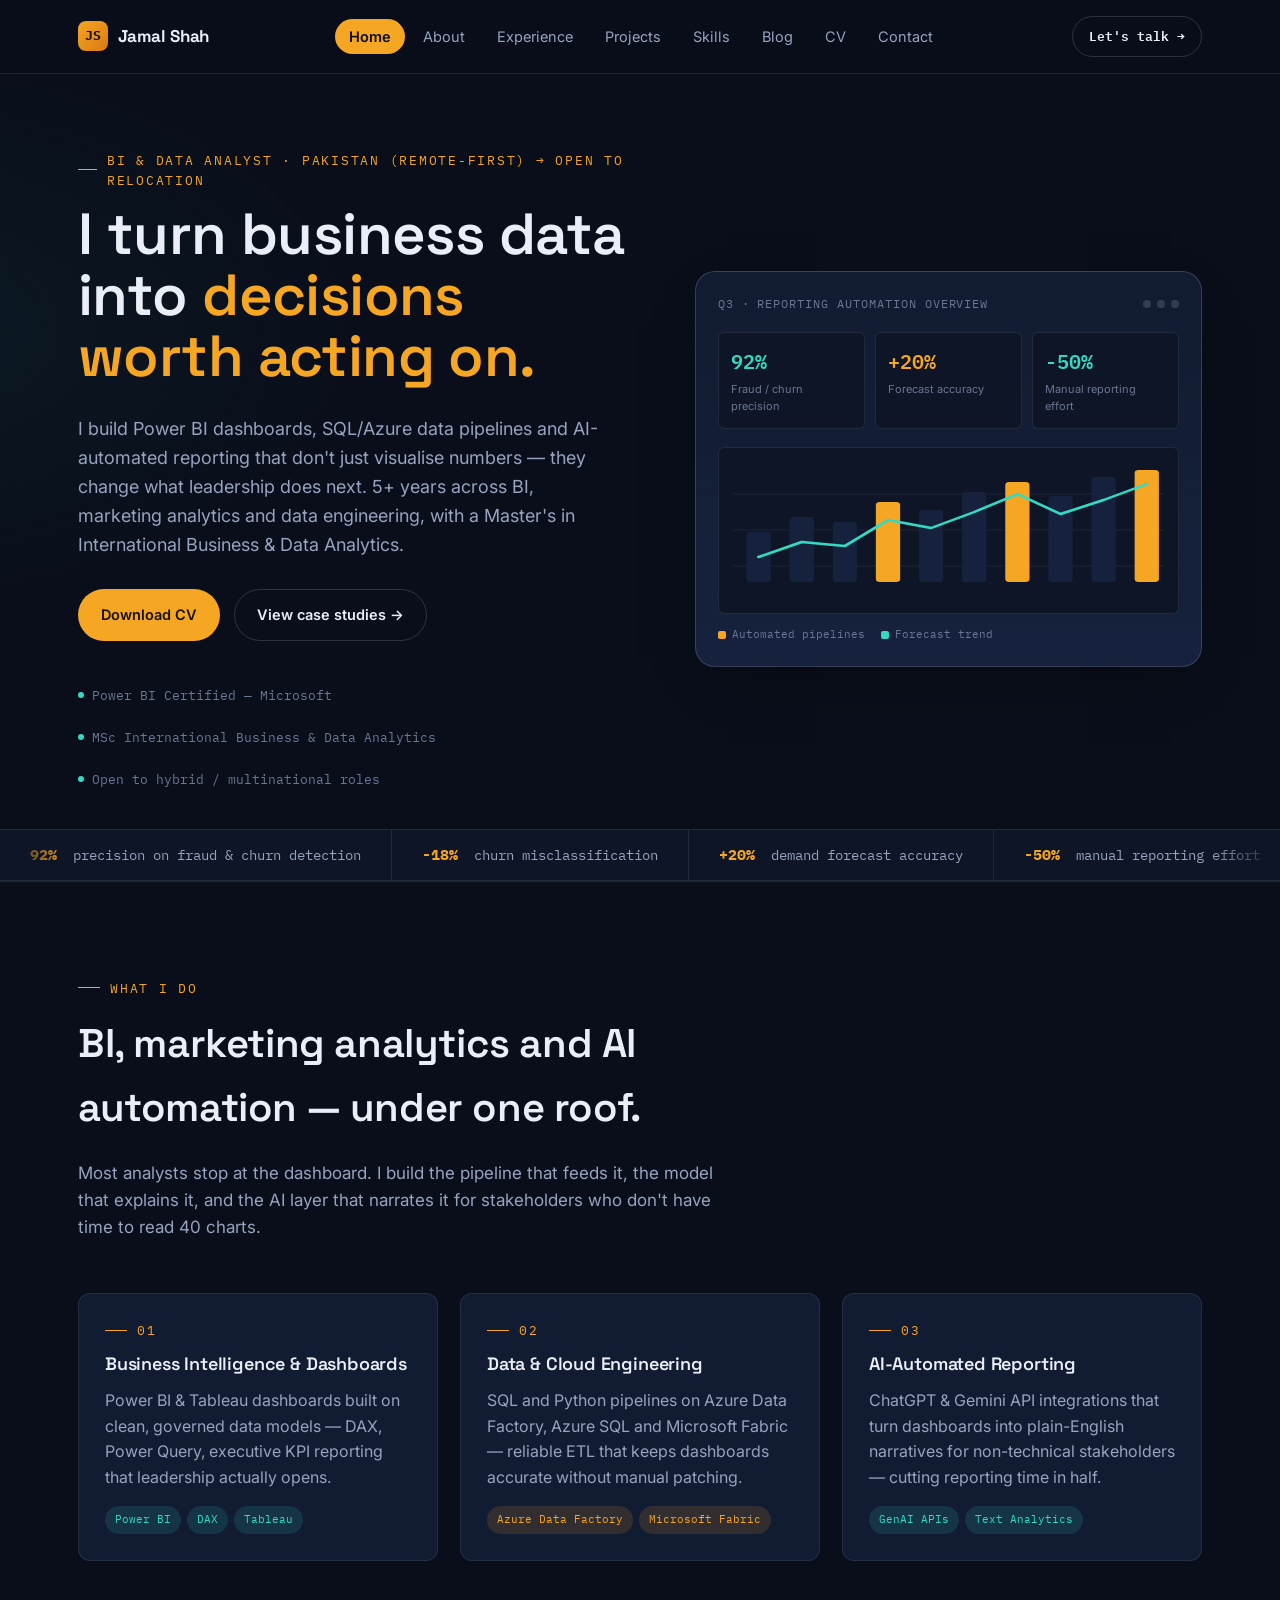
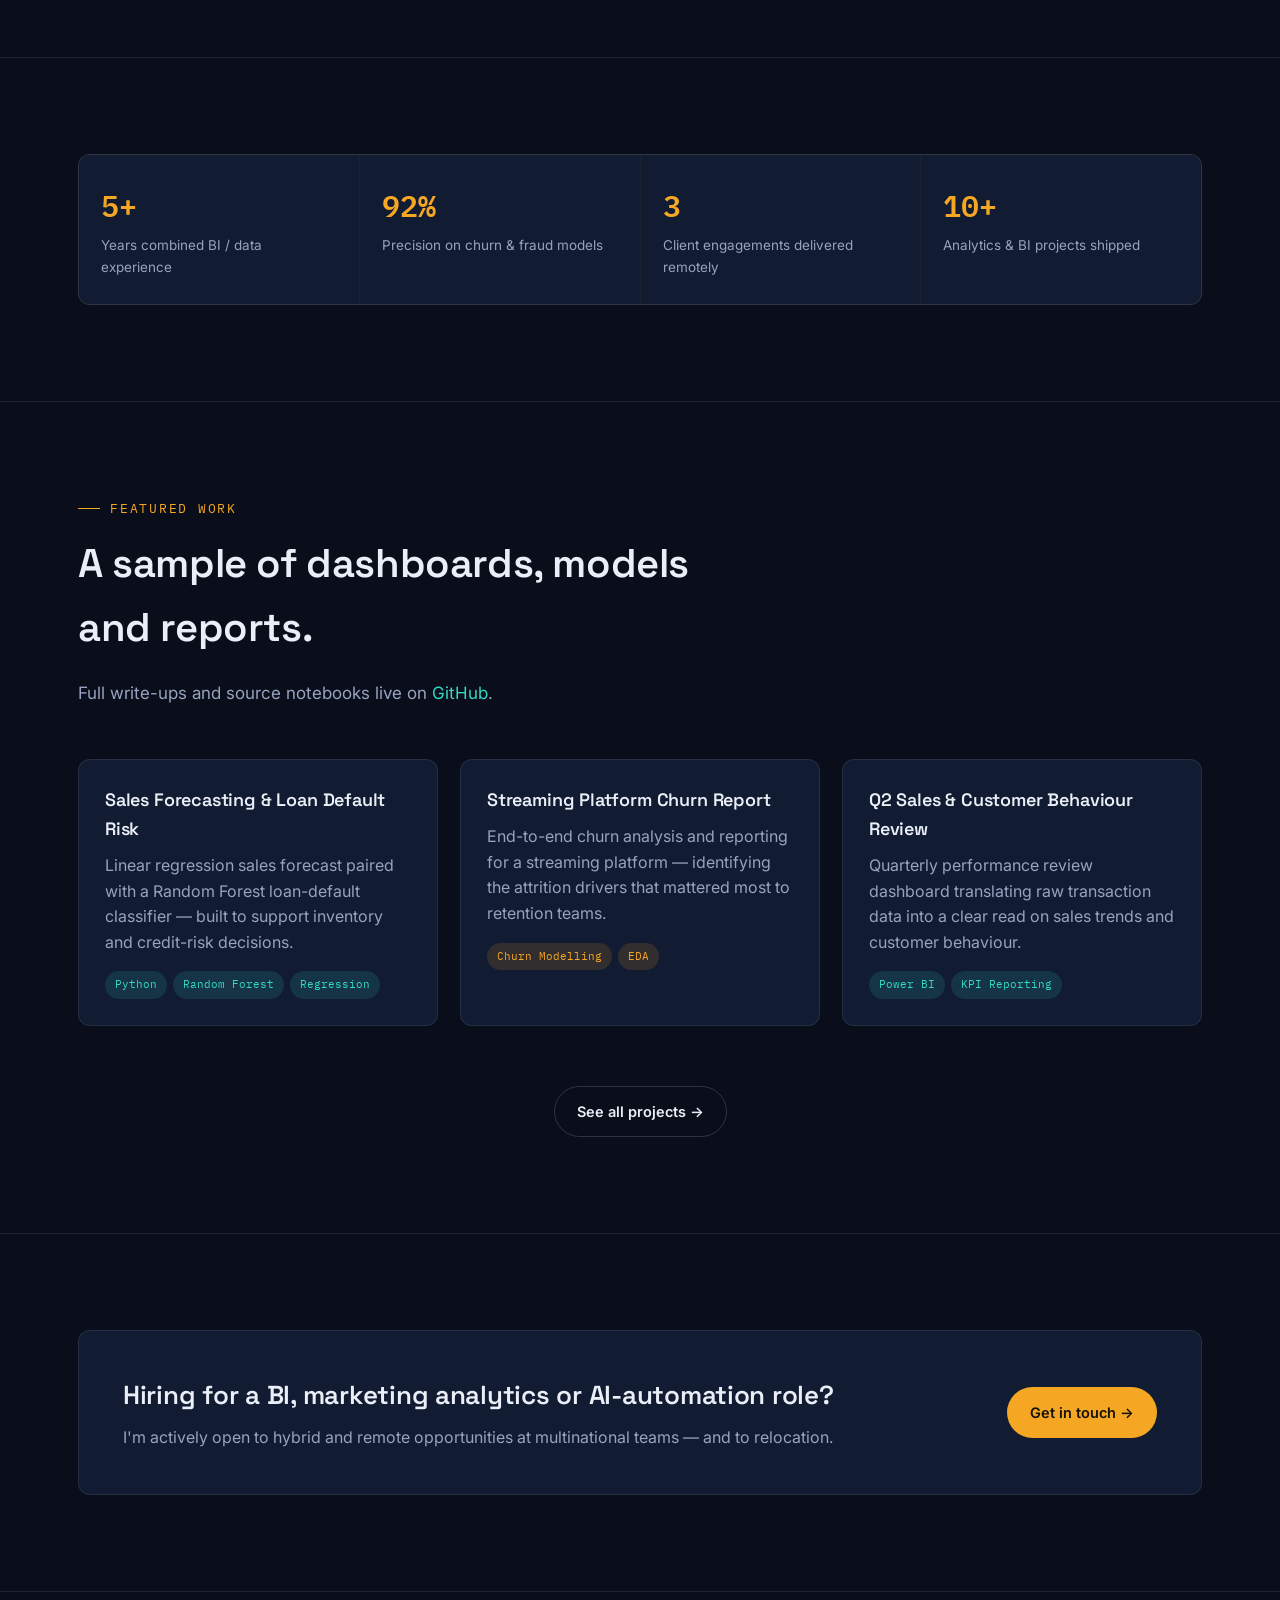
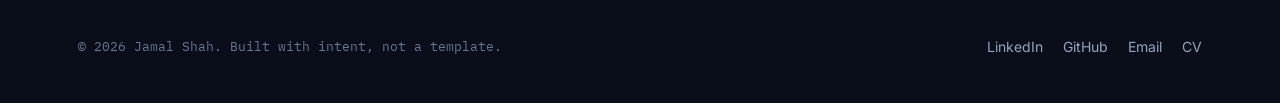
<file: index.html>
<!DOCTYPE html>
<html lang="en">
<head>
<meta charset="UTF-8">
<meta name="viewport" content="width=device-width, initial-scale=1.0">
<title>Jamal Shah — BI &amp; Data Analyst | Turning Data Into Business Decisions</title>
<meta name="description" content="Jamal Shah is a Business Intelligence & Data Analyst specialising in Power BI, SQL, Azure and AI-automated reporting — turning raw data into revenue, retention and efficiency gains.">
<link rel="icon" href="data:image/svg+xml,<svg xmlns=%22http://www.w3.org/2000/svg%22 viewBox=%220 0 100 100%22><rect width=%22100%22 height=%22100%22 rx=%2222%22 fill=%22%23090E1A%22/><rect x=%2222%22 y=%2255%22 width=%2212%22 height=%2223%22 fill=%22%23F5A623%22/><rect x=%2244%22 y=%2238%22 width=%2212%22 height=%2240%22 fill=%22%2334D9C4%22/><rect x=%2266%22 y=%2222%22 width=%2212%22 height=%2256%22 fill=%22%23F5A623%22/></svg>">
<link rel="preconnect" href="https://fonts.googleapis.com">
<link href="https://fonts.googleapis.com/css2?family=Space+Grotesk:wght@500;600;700&family=Inter:wght@400;500;600;700&family=IBM+Plex+Mono:wght@400;500;600&display=swap" rel="stylesheet">
<link rel="stylesheet" href="css/style.css">
</head>
<body>

<header class="site-header">
  <nav class="nav">
    <a href="index.html" class="brand"><span class="mark">JS</span> Jamal Shah</a>
    <ul class="nav-links">
      <li><a href="index.html">Home</a></li>
      <li><a href="about.html">About</a></li>
      <li><a href="experience.html">Experience</a></li>
      <li><a href="projects.html">Projects</a></li>
      <li><a href="skills.html">Skills</a></li>
      <li><a href="blog.html">Blog</a></li>
      <li><a href="cv.html">CV</a></li>
      <li><a href="contact.html">Contact</a></li>
    </ul>
    <a class="nav-cta" href="contact.html">Let's talk →</a>
    <button class="nav-toggle" aria-label="Toggle menu" aria-expanded="false">☰</button>
  </nav>
</header>

<section class="hero">
  <div class="container hero-grid">
    <div>
      <div class="eyebrow">BI &amp; Data Analyst · Pakistan (Remote-first) → Open to relocation</div>
      <h1>I turn business data into <span class="hl">decisions worth acting on.</span></h1>
      <p class="hero-lead">I build Power BI dashboards, SQL/Azure data pipelines and AI-automated reporting that don't just visualise numbers — they change what leadership does next. 5+ years across BI, marketing analytics and data engineering, with a Master's in International Business &amp; Data Analytics.</p>
      <div class="hero-actions">
        <a href="cv.html" class="btn btn-primary">Download CV</a>
        <a href="projects.html" class="btn btn-ghost">View case studies →</a>
      </div>
      <div class="hero-badges">
        <span class="hero-badge"><span class="dot"></span>Power BI Certified — Microsoft</span>
        <span class="hero-badge"><span class="dot"></span>MSc International Business &amp; Data Analytics</span>
        <span class="hero-badge"><span class="dot"></span>Open to hybrid / multinational roles</span>
      </div>
    </div>

    <div class="dash" aria-hidden="true">
      <div class="dash-top">
        <span class="dash-title">Q3 · Reporting Automation Overview</span>
        <span class="dash-dots"><span></span><span></span><span></span></span>
      </div>
      <div class="dash-kpis">
        <div class="dash-kpi"><div class="n up">92%</div><div class="l">Fraud / churn precision</div></div>
        <div class="dash-kpi"><div class="n warn">+20%</div><div class="l">Forecast accuracy</div></div>
        <div class="dash-kpi"><div class="n up">-50%</div><div class="l">Manual reporting effort</div></div>
      </div>
      <div class="dash-chart">
        <svg viewBox="0 0 320 130" width="100%" height="130" preserveAspectRatio="none">
          <line x1="0" y1="32" x2="320" y2="32" stroke="rgba(232,238,252,0.08)"/>
          <line x1="0" y1="68" x2="320" y2="68" stroke="rgba(232,238,252,0.08)"/>
          <line x1="0" y1="104" x2="320" y2="104" stroke="rgba(232,238,252,0.08)"/>
          <rect x="10"  y="70" width="18" height="50" rx="3" fill="#16223D"/>
          <rect x="42"  y="55" width="18" height="65" rx="3" fill="#16223D"/>
          <rect x="74"  y="60" width="18" height="60" rx="3" fill="#16223D"/>
          <rect x="106" y="40" width="18" height="80" rx="3" fill="#F5A623"/>
          <rect x="138" y="48" width="18" height="72" rx="3" fill="#16223D"/>
          <rect x="170" y="30" width="18" height="90" rx="3" fill="#16223D"/>
          <rect x="202" y="20" width="18" height="100" rx="3" fill="#F5A623"/>
          <rect x="234" y="34" width="18" height="86" rx="3" fill="#16223D"/>
          <rect x="266" y="15" width="18" height="105" rx="3" fill="#16223D"/>
          <rect x="298" y="8"  width="18" height="112" rx="3" fill="#F5A623"/>
          <polyline points="19,95 51,80 83,84 115,58 147,66 179,50 211,32 243,52 275,38 307,22"
                    fill="none" stroke="#34D9C4" stroke-width="2.5" stroke-linecap="round" stroke-linejoin="round"/>
        </svg>
      </div>
      <div class="dash-legend">
        <span><i style="background:#F5A623"></i> Automated pipelines</span>
        <span><i style="background:#34D9C4"></i> Forecast trend</span>
      </div>
    </div>
  </div>
</section>

<div class="kpi-ticker">
  <div class="kpi-track">
    <span class="kpi-item"><b>92%</b>&nbsp;precision on fraud &amp; churn detection</span>
    <span class="kpi-item"><b>-18%</b>&nbsp;churn misclassification</span>
    <span class="kpi-item"><b>+20%</b>&nbsp;demand forecast accuracy</span>
    <span class="kpi-item"><b>-50%</b>&nbsp;manual reporting effort</span>
    <span class="kpi-item"><b>-40%</b>&nbsp;ETL processing time</span>
    <span class="kpi-item"><b>-30%</b>&nbsp;query latency via schema optimisation</span>
    <span class="kpi-item"><b>100+</b>&nbsp;systems brought under data governance</span>
  </div>
</div>

<section class="section">
  <div class="container">
    <div class="section-head">
      <div class="eyebrow">What I do</div>
      <h2>BI, marketing analytics and AI automation — under one roof.</h2>
      <p>Most analysts stop at the dashboard. I build the pipeline that feeds it, the model that explains it, and the AI layer that narrates it for stakeholders who don't have time to read 40 charts.</p>
    </div>
    <div class="grid grid-3">
      <div class="card">
        <div class="eyebrow" style="margin-bottom:10px">01</div>
        <h3>Business Intelligence &amp; Dashboards</h3>
        <p>Power BI &amp; Tableau dashboards built on clean, governed data models — DAX, Power Query, executive KPI reporting that leadership actually opens.</p>
        <div class="tag-row"><span class="tag">Power BI</span><span class="tag">DAX</span><span class="tag">Tableau</span></div>
      </div>
      <div class="card">
        <div class="eyebrow" style="margin-bottom:10px">02</div>
        <h3>Data &amp; Cloud Engineering</h3>
        <p>SQL and Python pipelines on Azure Data Factory, Azure SQL and Microsoft Fabric — reliable ETL that keeps dashboards accurate without manual patching.</p>
        <div class="tag-row"><span class="tag amber">Azure Data Factory</span><span class="tag amber">Microsoft Fabric</span></div>
      </div>
      <div class="card">
        <div class="eyebrow" style="margin-bottom:10px">03</div>
        <h3>AI-Automated Reporting</h3>
        <p>ChatGPT &amp; Gemini API integrations that turn dashboards into plain-English narratives for non-technical stakeholders — cutting reporting time in half.</p>
        <div class="tag-row"><span class="tag">GenAI APIs</span><span class="tag">Text Analytics</span></div>
      </div>
    </div>
  </div>
</section>

<section class="section">
  <div class="container">
    <div class="stat-strip">
      <div class="stat"><div class="n">5+</div><div class="l">Years combined BI / data experience</div></div>
      <div class="stat"><div class="n">92%</div><div class="l">Precision on churn &amp; fraud models</div></div>
      <div class="stat"><div class="n">3</div><div class="l">Client engagements delivered remotely</div></div>
      <div class="stat"><div class="n">10+</div><div class="l">Analytics &amp; BI projects shipped</div></div>
    </div>
  </div>
</section>

<section class="section">
  <div class="container">
    <div class="section-head">
      <div class="eyebrow">Featured work</div>
      <h2>A sample of dashboards, models and reports.</h2>
      <p>Full write-ups and source notebooks live on <a href="https://github.com/jamesk222" target="_blank" rel="noopener" style="color:var(--teal)">GitHub</a>.</p>
    </div>
    <div class="grid grid-3">
      <div class="card">
        <h3>Sales Forecasting &amp; Loan Default Risk</h3>
        <p>Linear regression sales forecast paired with a Random Forest loan-default classifier — built to support inventory and credit-risk decisions.</p>
        <div class="tag-row"><span class="tag">Python</span><span class="tag">Random Forest</span><span class="tag">Regression</span></div>
      </div>
      <div class="card">
        <h3>Streaming Platform Churn Report</h3>
        <p>End-to-end churn analysis and reporting for a streaming platform — identifying the attrition drivers that mattered most to retention teams.</p>
        <div class="tag-row"><span class="tag amber">Churn Modelling</span><span class="tag amber">EDA</span></div>
      </div>
      <div class="card">
        <h3>Q2 Sales &amp; Customer Behaviour Review</h3>
        <p>Quarterly performance review dashboard translating raw transaction data into a clear read on sales trends and customer behaviour.</p>
        <div class="tag-row"><span class="tag">Power BI</span><span class="tag">KPI Reporting</span></div>
      </div>
    </div>
    <div class="center mt-lg">
      <a href="projects.html" class="btn btn-ghost">See all projects →</a>
    </div>
  </div>
</section>

<section class="section">
  <div class="container">
    <div class="card" style="padding:44px; display:flex; justify-content:space-between; align-items:center; flex-wrap:wrap; gap:24px;">
      <div>
        <h2 style="font-size:26px; margin-bottom:8px;">Hiring for a BI, marketing analytics or AI-automation role?</h2>
        <p style="margin:0;">I'm actively open to hybrid and remote opportunities at multinational teams — and to relocation.</p>
      </div>
      <a href="contact.html" class="btn btn-primary">Get in touch →</a>
    </div>
  </div>
</section>

<footer class="site-footer">
  <div class="container footer-grid">
    <div class="footer-note">© <span id="year"></span> Jamal Shah. Built with intent, not a template.</div>
    <div class="footer-links">
      <a href="https://www.linkedin.com/in/jamal-shah24/" target="_blank" rel="noopener">LinkedIn</a>
      <a href="https://github.com/jamesk222" target="_blank" rel="noopener">GitHub</a>
      <a href="mailto:jamalshah199110@gmail.com">Email</a>
      <a href="cv.html">CV</a>
    </div>
  </div>
</footer>

<script>document.getElementById('year').textContent = new Date().getFullYear();</script>
<script src="js/main.js"></script>
</body>
</html>
</file>
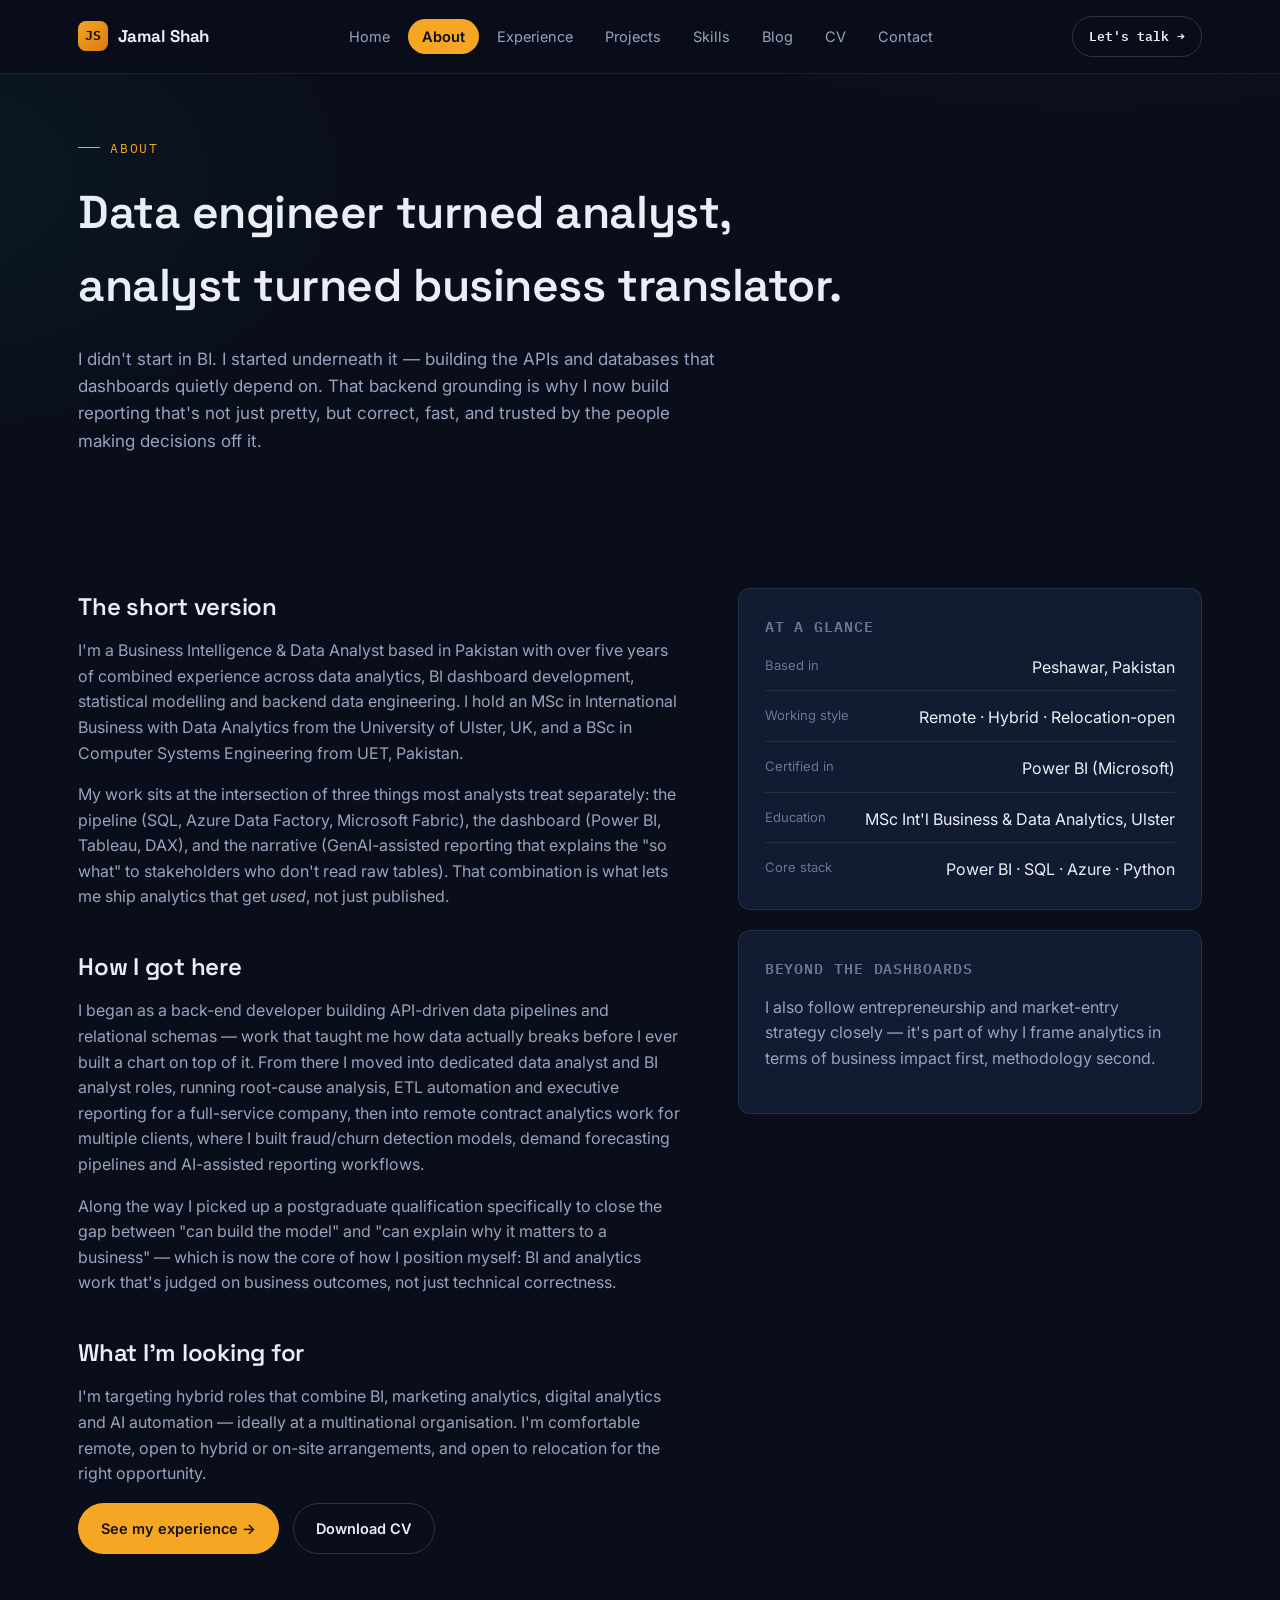
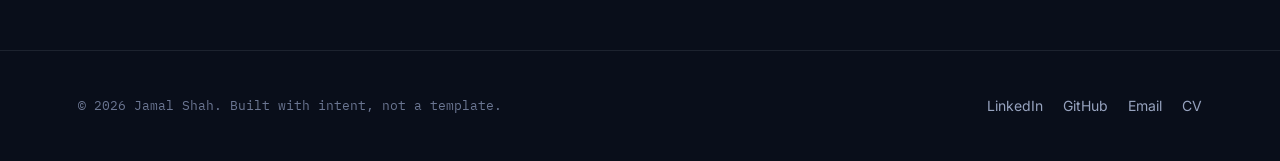
<file: about.html>
<!DOCTYPE html>
<html lang="en">
<head>
<meta charset="UTF-8">
<meta name="viewport" content="width=device-width, initial-scale=1.0">
<title>About — Jamal Shah</title>
<meta name="description" content="About Jamal Shah — Business Intelligence & Data Analyst with a background spanning backend data engineering, statistical analysis and AI-augmented reporting.">
<link rel="icon" href="data:image/svg+xml,<svg xmlns=%22http://www.w3.org/2000/svg%22 viewBox=%220 0 100 100%22><rect width=%22100%22 height=%22100%22 rx=%2222%22 fill=%22%23090E1A%22/><rect x=%2222%22 y=%2255%22 width=%2212%22 height=%2223%22 fill=%22%23F5A623%22/><rect x=%2244%22 y=%2238%22 width=%2212%22 height=%2240%22 fill=%22%2334D9C4%22/><rect x=%2266%22 y=%2222%22 width=%2212%22 height=%2256%22 fill=%22%23F5A623%22/></svg>">
<link rel="preconnect" href="https://fonts.googleapis.com">
<link href="https://fonts.googleapis.com/css2?family=Space+Grotesk:wght@500;600;700&family=Inter:wght@400;500;600;700&family=IBM+Plex+Mono:wght@400;500;600&display=swap" rel="stylesheet">
<link rel="stylesheet" href="css/style.css">
</head>
<body>

<header class="site-header">
  <nav class="nav">
    <a href="index.html" class="brand"><span class="mark">JS</span> Jamal Shah</a>
    <ul class="nav-links">
      <li><a href="index.html">Home</a></li>
      <li><a href="about.html">About</a></li>
      <li><a href="experience.html">Experience</a></li>
      <li><a href="projects.html">Projects</a></li>
      <li><a href="skills.html">Skills</a></li>
      <li><a href="blog.html">Blog</a></li>
      <li><a href="cv.html">CV</a></li>
      <li><a href="contact.html">Contact</a></li>
    </ul>
    <a class="nav-cta" href="contact.html">Let's talk →</a>
    <button class="nav-toggle" aria-label="Toggle menu" aria-expanded="false">☰</button>
  </nav>
</header>

<section class="page-hero">
  <div class="container">
    <div class="eyebrow">About</div>
    <h1>Data engineer turned analyst, analyst turned business translator.</h1>
    <p class="lead">I didn't start in BI. I started underneath it — building the APIs and databases that dashboards quietly depend on. That backend grounding is why I now build reporting that's not just pretty, but correct, fast, and trusted by the people making decisions off it.</p>
  </div>
</section>

<section class="section" style="border-top:none;">
  <div class="container">
    <div class="grid" style="grid-template-columns: 1.3fr 1fr; gap:56px;">
      <div>
        <h2 style="font-size:24px;">The short version</h2>
        <p>I'm a Business Intelligence &amp; Data Analyst based in Pakistan with over five years of combined experience across data analytics, BI dashboard development, statistical modelling and backend data engineering. I hold an MSc in International Business with Data Analytics from the University of Ulster, UK, and a BSc in Computer Systems Engineering from UET, Pakistan.</p>
        <p>My work sits at the intersection of three things most analysts treat separately: the pipeline (SQL, Azure Data Factory, Microsoft Fabric), the dashboard (Power BI, Tableau, DAX), and the narrative (GenAI-assisted reporting that explains the "so what" to stakeholders who don't read raw tables). That combination is what lets me ship analytics that get <em>used</em>, not just published.</p>

        <h2 style="font-size:24px; margin-top:38px;">How I got here</h2>
        <p>I began as a back-end developer building API-driven data pipelines and relational schemas — work that taught me how data actually breaks before I ever built a chart on top of it. From there I moved into dedicated data analyst and BI analyst roles, running root-cause analysis, ETL automation and executive reporting for a full-service company, then into remote contract analytics work for multiple clients, where I built fraud/churn detection models, demand forecasting pipelines and AI-assisted reporting workflows.</p>
        <p>Along the way I picked up a postgraduate qualification specifically to close the gap between "can build the model" and "can explain why it matters to a business" — which is now the core of how I position myself: BI and analytics work that's judged on business outcomes, not just technical correctness.</p>

        <h2 style="font-size:24px; margin-top:38px;">What I'm looking for</h2>
        <p>I'm targeting hybrid roles that combine BI, marketing analytics, digital analytics and AI automation — ideally at a multinational organisation. I'm comfortable remote, open to hybrid or on-site arrangements, and open to relocation for the right opportunity.</p>

        <div class="hero-actions" style="margin-top:10px;">
          <a href="experience.html" class="btn btn-primary">See my experience →</a>
          <a href="cv.html" class="btn btn-ghost">Download CV</a>
        </div>
      </div>

      <aside>
        <div class="card">
          <h3 style="font-size:15px; font-family:var(--font-mono); text-transform:uppercase; letter-spacing:.06em; color:var(--text-faint);">At a glance</h3>
          <ul style="display:flex; flex-direction:column; gap:14px; margin-top:16px;">
            <li style="display:flex; justify-content:space-between; border-bottom:1px solid var(--border); padding-bottom:10px;"><span style="color:var(--text-faint); font-size:13px;">Based in</span><span>Peshawar, Pakistan</span></li>
            <li style="display:flex; justify-content:space-between; border-bottom:1px solid var(--border); padding-bottom:10px;"><span style="color:var(--text-faint); font-size:13px;">Working style</span><span>Remote · Hybrid · Relocation-open</span></li>
            <li style="display:flex; justify-content:space-between; border-bottom:1px solid var(--border); padding-bottom:10px;"><span style="color:var(--text-faint); font-size:13px;">Certified in</span><span>Power BI (Microsoft)</span></li>
            <li style="display:flex; justify-content:space-between; border-bottom:1px solid var(--border); padding-bottom:10px;"><span style="color:var(--text-faint); font-size:13px;">Education</span><span style="text-align:right;">MSc Int'l Business &amp; Data Analytics, Ulster</span></li>
            <li style="display:flex; justify-content:space-between;"><span style="color:var(--text-faint); font-size:13px;">Core stack</span><span style="text-align:right;">Power BI · SQL · Azure · Python</span></li>
          </ul>
        </div>

        <div class="card" style="margin-top:20px;">
          <h3 style="font-size:15px; font-family:var(--font-mono); text-transform:uppercase; letter-spacing:.06em; color:var(--text-faint);">Beyond the dashboards</h3>
          <p style="margin-top:14px;">I also follow entrepreneurship and market-entry strategy closely — it's part of why I frame analytics in terms of business impact first, methodology second.</p>
        </div>
      </aside>
    </div>
  </div>
</section>

<footer class="site-footer">
  <div class="container footer-grid">
    <div class="footer-note">© <span id="year"></span> Jamal Shah. Built with intent, not a template.</div>
    <div class="footer-links">
      <a href="https://www.linkedin.com/in/jamal-shah24/" target="_blank" rel="noopener">LinkedIn</a>
      <a href="https://github.com/jamesk222" target="_blank" rel="noopener">GitHub</a>
      <a href="mailto:jamalshah199110@gmail.com">Email</a>
      <a href="cv.html">CV</a>
    </div>
  </div>
</footer>

<script>document.getElementById('year').textContent = new Date().getFullYear();</script>
<script src="js/main.js"></script>
</body>
</html>
</file>
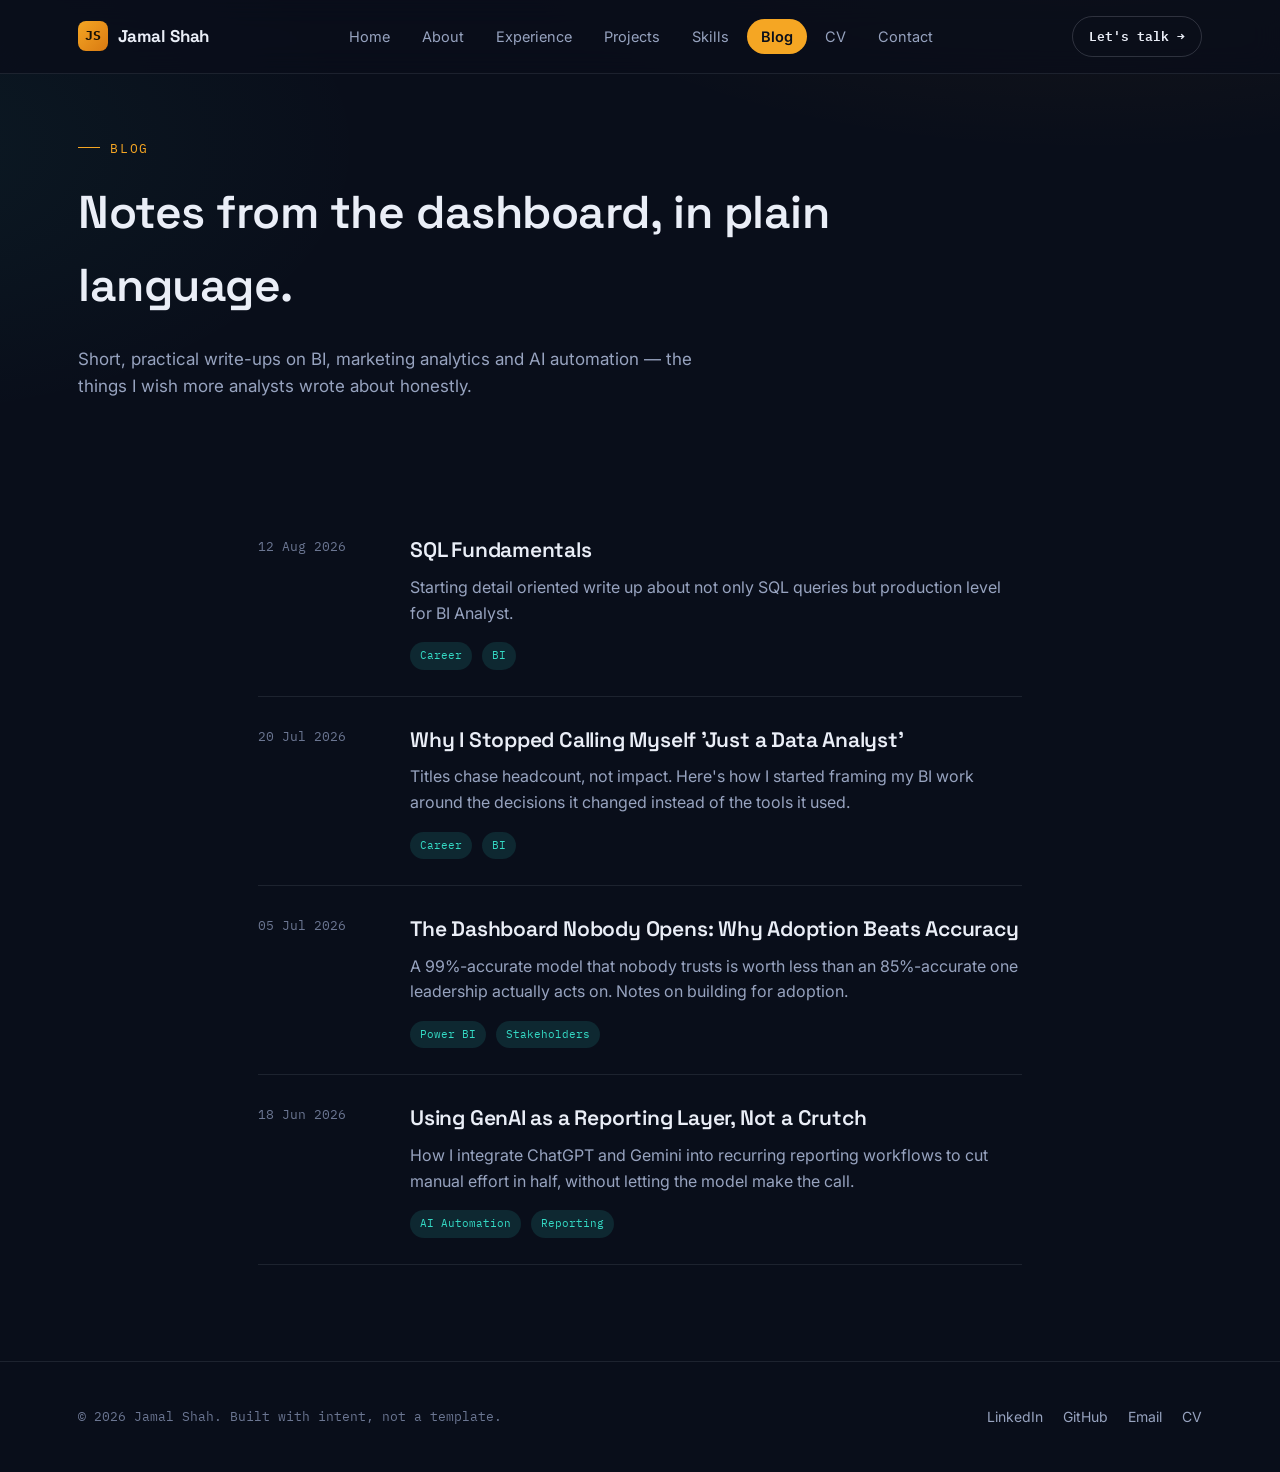
<file: blog.html>
<!DOCTYPE html>
<html lang="en">
<head>
<meta charset="UTF-8">
<meta name="viewport" content="width=device-width, initial-scale=1.0">
<title>Blog — Jamal Shah</title>
<meta name="description" content="Notes on BI, marketing analytics and AI automation from Jamal Shah.">
<link rel="icon" href="data:image/svg+xml,<svg xmlns=%22http://www.w3.org/2000/svg%22 viewBox=%220 0 100 100%22><rect width=%22100%22 height=%22100%22 rx=%2222%22 fill=%22%23090E1A%22/><rect x=%2222%22 y=%2255%22 width=%2212%22 height=%2223%22 fill=%22%23F5A623%22/><rect x=%2244%22 y=%2238%22 width=%2212%22 height=%2240%22 fill=%22%2334D9C4%22/><rect x=%2266%22 y=%2222%22 width=%2212%22 height=%2256%22 fill=%22%23F5A623%22/></svg>">
<link rel="preconnect" href="https://fonts.googleapis.com">
<link href="https://fonts.googleapis.com/css2?family=Space+Grotesk:wght@500;600;700&family=Inter:wght@400;500;600;700&family=IBM+Plex+Mono:wght@400;500;600&display=swap" rel="stylesheet">
<link rel="stylesheet" href="css/style.css">
</head>
<body>

<header class="site-header">
  <nav class="nav">
    <a href="index.html" class="brand"><span class="mark">JS</span> Jamal Shah</a>
    <ul class="nav-links">
      <li><a href="index.html">Home</a></li>
      <li><a href="about.html">About</a></li>
      <li><a href="experience.html">Experience</a></li>
      <li><a href="projects.html">Projects</a></li>
      <li><a href="skills.html">Skills</a></li>
      <li><a href="blog.html">Blog</a></li>
      <li><a href="cv.html">CV</a></li>
      <li><a href="contact.html">Contact</a></li>
    </ul>
    <a class="nav-cta" href="contact.html">Let's talk →</a>
    <button class="nav-toggle" aria-label="Toggle menu" aria-expanded="false">☰</button>
  </nav>
</header>

<section class="page-hero">
  <div class="container">
    <div class="eyebrow">Blog</div>
    <h1>Notes from the dashboard, in plain language.</h1>
    <p class="lead">Short, practical write-ups on BI, marketing analytics and AI automation — the things I wish more analysts wrote about honestly.</p>
  </div>
</section>

<section class="section" style="border-top:none;">
  <div class="container" style="max-width:820px;">
    <div data-blog-list>
      <!-- Populated from data/posts.json by js/main.js -->
      <p class="small-note">Loading posts…</p>
    </div>
  </div>
</section>

<footer class="site-footer">
  <div class="container footer-grid">
    <div class="footer-note">© <span id="year"></span> Jamal Shah. Built with intent, not a template.</div>
    <div class="footer-links">
      <a href="https://www.linkedin.com/in/jamal-shah24/" target="_blank" rel="noopener">LinkedIn</a>
      <a href="https://github.com/jamesk222" target="_blank" rel="noopener">GitHub</a>
      <a href="mailto:jamalshah199110@gmail.com">Email</a>
      <a href="cv.html">CV</a>
    </div>
  </div>
</footer>

<script>document.getElementById('year').textContent = new Date().getFullYear();</script>
<script src="js/main.js"></script>
</body>
</html>
</file>
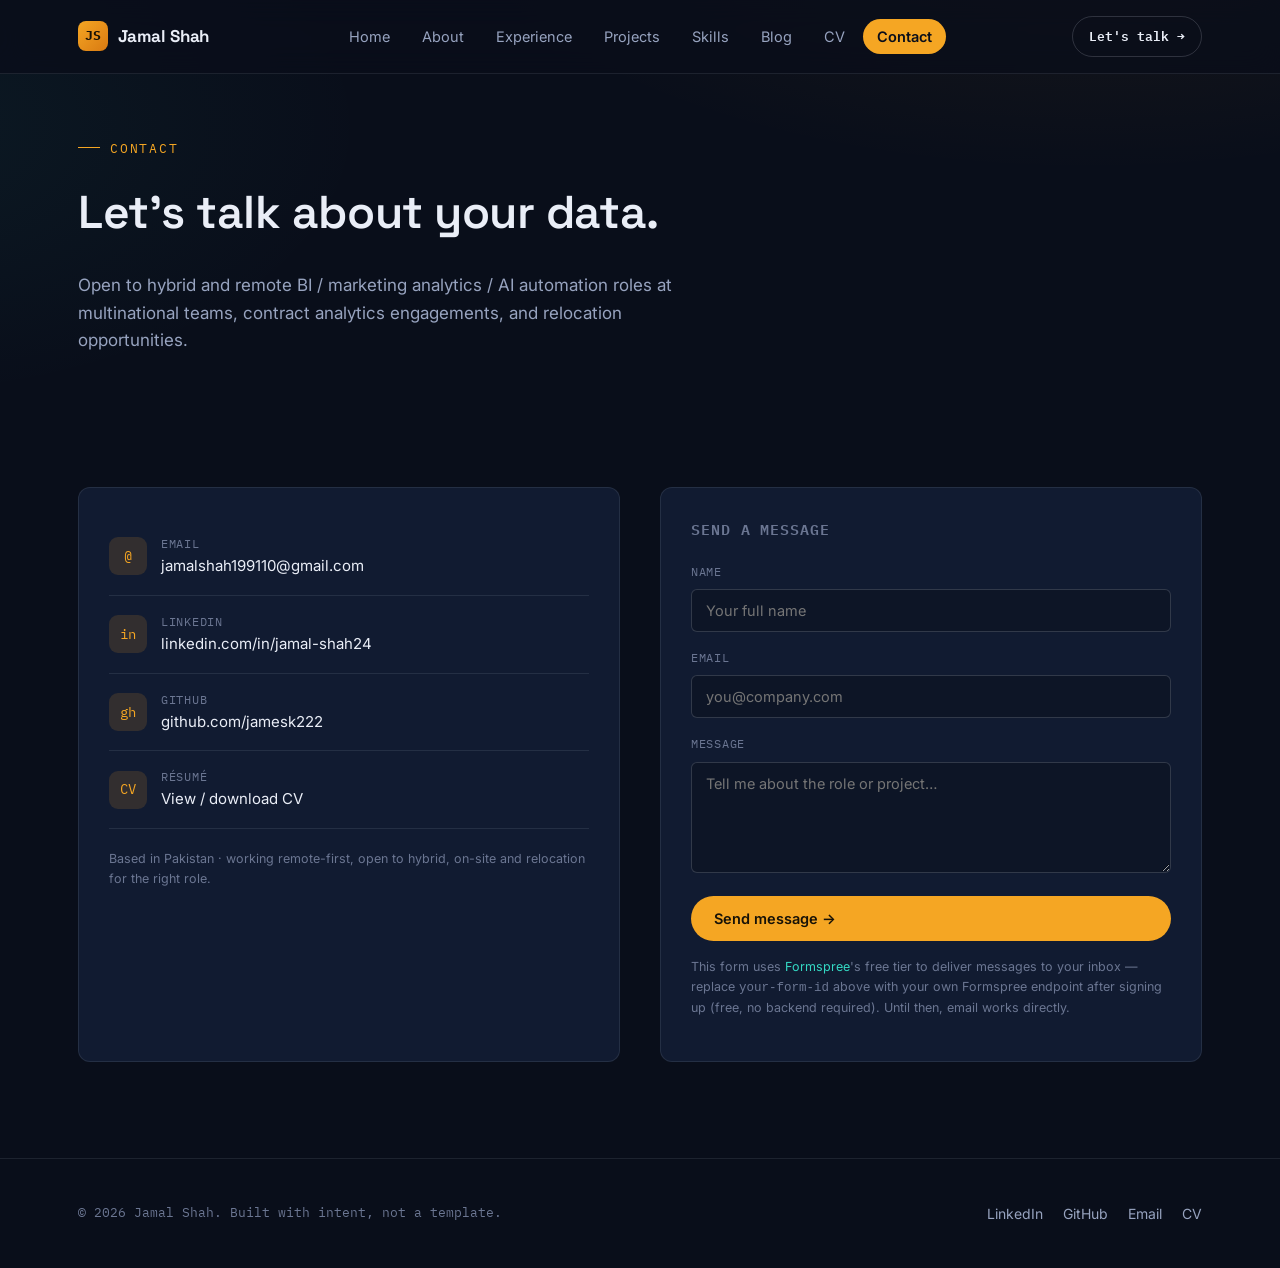
<file: contact.html>
<!DOCTYPE html>
<html lang="en">
<head>
<meta charset="UTF-8">
<meta name="viewport" content="width=device-width, initial-scale=1.0">
<title>Contact — Jamal Shah</title>
<meta name="description" content="Get in touch with Jamal Shah for BI, data analytics, marketing analytics and AI automation roles or projects.">
<link rel="icon" href="data:image/svg+xml,<svg xmlns=%22http://www.w3.org/2000/svg%22 viewBox=%220 0 100 100%22><rect width=%22100%22 height=%22100%22 rx=%2222%22 fill=%22%23090E1A%22/><rect x=%2222%22 y=%2255%22 width=%2212%22 height=%2223%22 fill=%22%23F5A623%22/><rect x=%2244%22 y=%2238%22 width=%2212%22 height=%2240%22 fill=%22%2334D9C4%22/><rect x=%2266%22 y=%2222%22 width=%2212%22 height=%2256%22 fill=%22%23F5A623%22/></svg>">
<link rel="preconnect" href="https://fonts.googleapis.com">
<link href="https://fonts.googleapis.com/css2?family=Space+Grotesk:wght@500;600;700&family=Inter:wght@400;500;600;700&family=IBM+Plex+Mono:wght@400;500;600&display=swap" rel="stylesheet">
<link rel="stylesheet" href="css/style.css">
</head>
<body>

<header class="site-header">
  <nav class="nav">
    <a href="index.html" class="brand"><span class="mark">JS</span> Jamal Shah</a>
    <ul class="nav-links">
      <li><a href="index.html">Home</a></li>
      <li><a href="about.html">About</a></li>
      <li><a href="experience.html">Experience</a></li>
      <li><a href="projects.html">Projects</a></li>
      <li><a href="skills.html">Skills</a></li>
      <li><a href="blog.html">Blog</a></li>
      <li><a href="cv.html">CV</a></li>
      <li><a href="contact.html">Contact</a></li>
    </ul>
    <a class="nav-cta" href="contact.html">Let's talk →</a>
    <button class="nav-toggle" aria-label="Toggle menu" aria-expanded="false">☰</button>
  </nav>
</header>

<section class="page-hero">
  <div class="container">
    <div class="eyebrow">Contact</div>
    <h1>Let's talk about your data.</h1>
    <p class="lead">Open to hybrid and remote BI / marketing analytics / AI automation roles at multinational teams, contract analytics engagements, and relocation opportunities.</p>
  </div>
</section>

<section class="section" style="border-top:none;">
  <div class="container contact-grid">

    <div class="contact-card">
      <div class="contact-row">
        <div class="ic">@</div>
        <div>
          <div class="k">Email</div>
          <a class="v" href="mailto:jamalshah199110@gmail.com">jamalshah199110@gmail.com</a>
        </div>
      </div>
      <div class="contact-row">
        <div class="ic">in</div>
        <div>
          <div class="k">LinkedIn</div>
          <a class="v" href="https://www.linkedin.com/in/jamal-shah24/" target="_blank" rel="noopener">linkedin.com/in/jamal-shah24</a>
        </div>
      </div>
      <div class="contact-row">
        <div class="ic">gh</div>
        <div>
          <div class="k">GitHub</div>
          <a class="v" href="https://github.com/jamesk222" target="_blank" rel="noopener">github.com/jamesk222</a>
        </div>
      </div>
      <div class="contact-row">
        <div class="ic">CV</div>
        <div>
          <div class="k">Résumé</div>
          <a class="v" href="cv.html">View / download CV</a>
        </div>
      </div>
      <p class="form-note" style="margin-top:20px;">Based in Pakistan · working remote-first, open to hybrid, on-site and relocation for the right role.</p>
    </div>

    <div class="contact-card">
      <h3 style="font-size:15px; font-family:var(--font-mono); text-transform:uppercase; letter-spacing:.06em; color:var(--text-faint); margin-bottom:20px;">Send a message</h3>
      <form class="form" action="https://formspree.io/f/your-form-id" method="POST">
        <div class="field">
          <label for="name">Name</label>
          <input id="name" name="name" type="text" required placeholder="Your full name">
        </div>
        <div class="field">
          <label for="email">Email</label>
          <input id="email" name="email" type="email" required placeholder="you@company.com">
        </div>
        <div class="field">
          <label for="message">Message</label>
          <textarea id="message" name="message" rows="5" required placeholder="Tell me about the role or project…"></textarea>
        </div>
        <button type="submit" class="btn btn-primary">Send message →</button>
        <p class="form-note">This form uses <a href="https://formspree.io" target="_blank" rel="noopener" style="color:var(--teal)">Formspree</a>'s free tier to deliver messages to your inbox — replace <code>your-form-id</code> above with your own Formspree endpoint after signing up (free, no backend required). Until then, email works directly.</p>
      </form>
    </div>

  </div>
</section>

<footer class="site-footer">
  <div class="container footer-grid">
    <div class="footer-note">© <span id="year"></span> Jamal Shah. Built with intent, not a template.</div>
    <div class="footer-links">
      <a href="https://www.linkedin.com/in/jamal-shah24/" target="_blank" rel="noopener">LinkedIn</a>
      <a href="https://github.com/jamesk222" target="_blank" rel="noopener">GitHub</a>
      <a href="mailto:jamalshah199110@gmail.com">Email</a>
      <a href="cv.html">CV</a>
    </div>
  </div>
</footer>

<script>document.getElementById('year').textContent = new Date().getFullYear();</script>
<script src="js/main.js"></script>
</body>
</html>
</file>
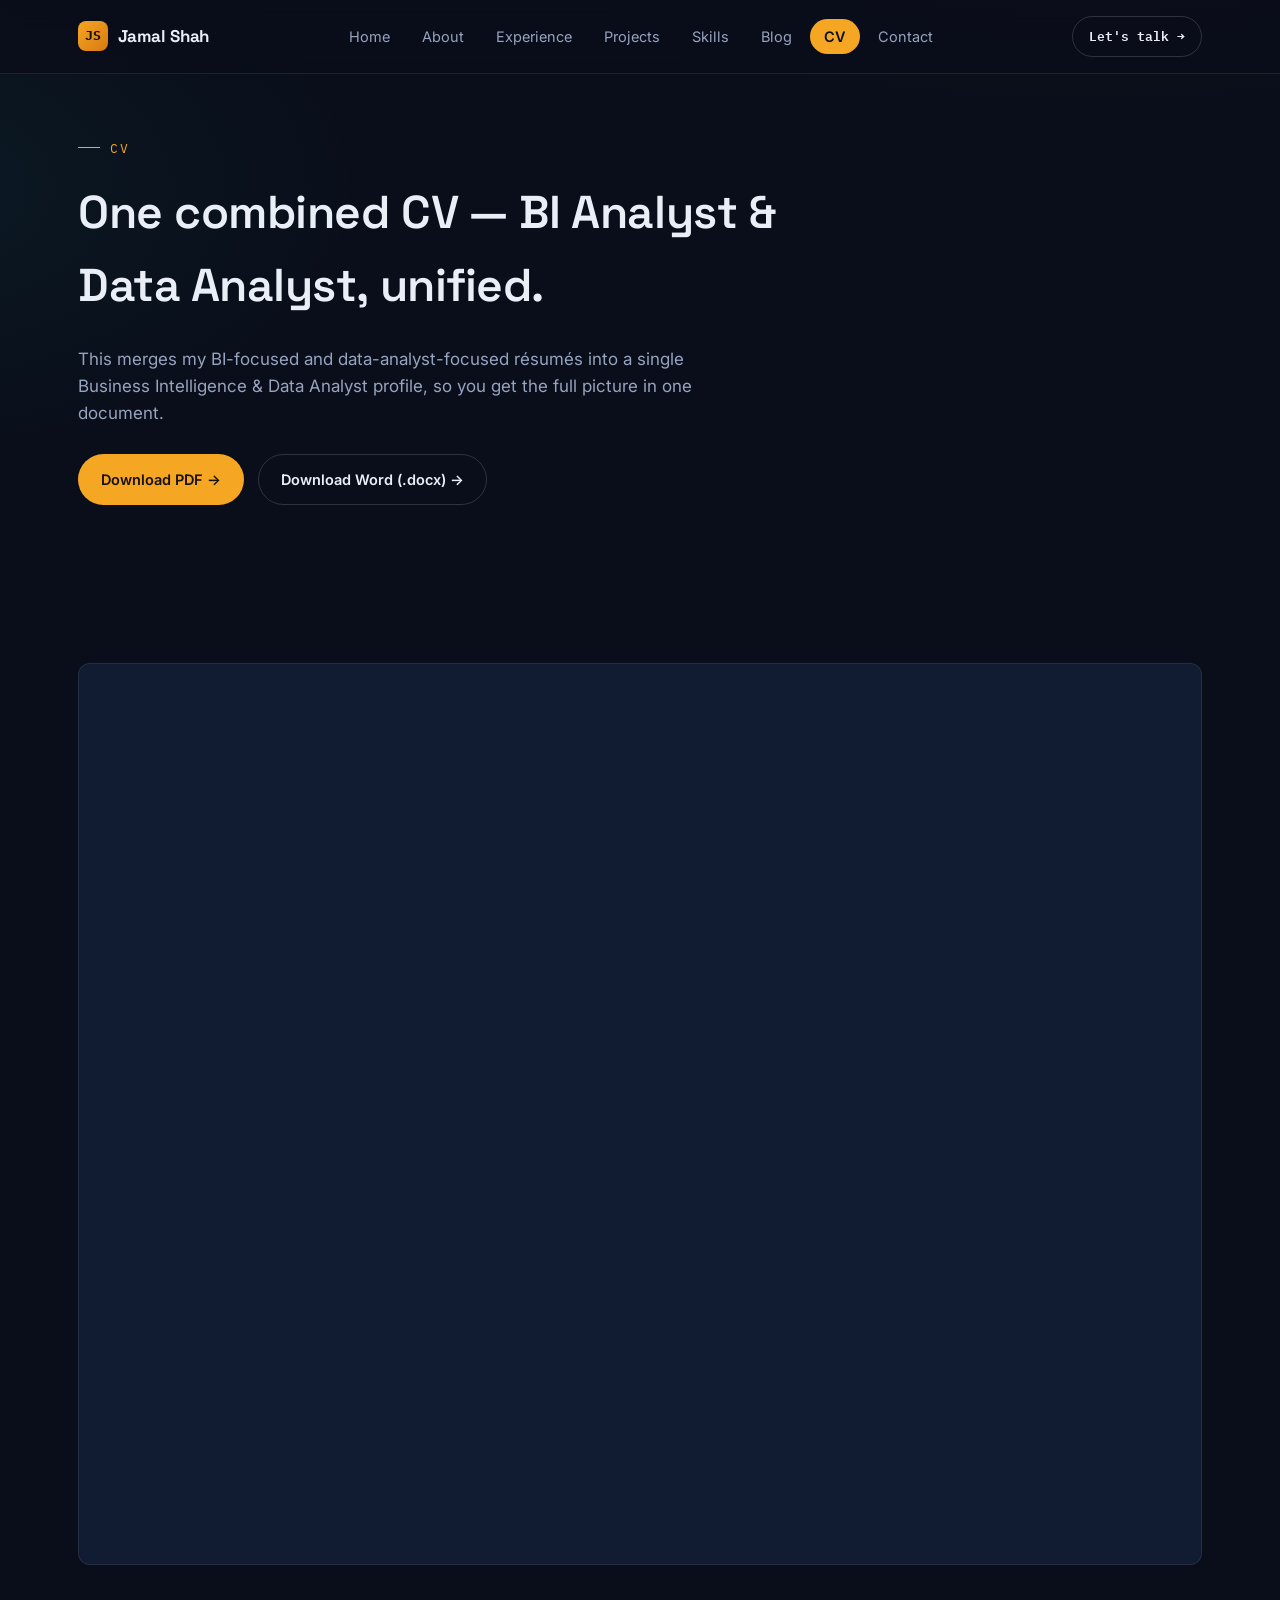
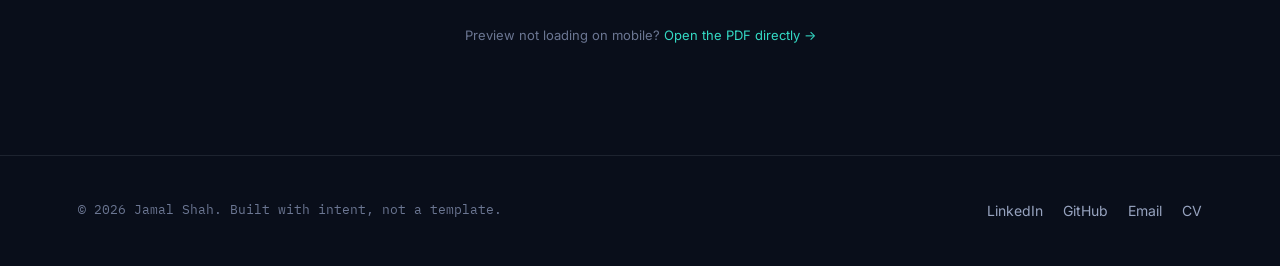
<file: cv.html>
<!DOCTYPE html>
<html lang="en">
<head>
<meta charset="UTF-8">
<meta name="viewport" content="width=device-width, initial-scale=1.0">
<title>CV — Jamal Shah</title>
<meta name="description" content="Download Jamal Shah's combined Business Intelligence & Data Analyst CV.">
<link rel="icon" href="data:image/svg+xml,<svg xmlns=%22http://www.w3.org/2000/svg%22 viewBox=%220 0 100 100%22><rect width=%22100%22 height=%22100%22 rx=%2222%22 fill=%22%23090E1A%22/><rect x=%2222%22 y=%2255%22 width=%2212%22 height=%2223%22 fill=%22%23F5A623%22/><rect x=%2244%22 y=%2238%22 width=%2212%22 height=%2240%22 fill=%22%2334D9C4%22/><rect x=%2266%22 y=%2222%22 width=%2212%22 height=%2256%22 fill=%22%23F5A623%22/></svg>">
<link rel="preconnect" href="https://fonts.googleapis.com">
<link href="https://fonts.googleapis.com/css2?family=Space+Grotesk:wght@500;600;700&family=Inter:wght@400;500;600;700&family=IBM+Plex+Mono:wght@400;500;600&display=swap" rel="stylesheet">
<link rel="stylesheet" href="css/style.css">
</head>
<body>

<header class="site-header">
  <nav class="nav">
    <a href="index.html" class="brand"><span class="mark">JS</span> Jamal Shah</a>
    <ul class="nav-links">
      <li><a href="index.html">Home</a></li>
      <li><a href="about.html">About</a></li>
      <li><a href="experience.html">Experience</a></li>
      <li><a href="projects.html">Projects</a></li>
      <li><a href="skills.html">Skills</a></li>
      <li><a href="blog.html">Blog</a></li>
      <li><a href="cv.html">CV</a></li>
      <li><a href="contact.html">Contact</a></li>
    </ul>
    <a class="nav-cta" href="contact.html">Let's talk →</a>
    <button class="nav-toggle" aria-label="Toggle menu" aria-expanded="false">☰</button>
  </nav>
</header>

<section class="page-hero">
  <div class="container">
    <div class="eyebrow">CV</div>
    <h1>One combined CV — BI Analyst &amp; Data Analyst, unified.</h1>
    <p class="lead">This merges my BI-focused and data-analyst-focused résumés into a single Business Intelligence &amp; Data Analyst profile, so you get the full picture in one document.</p>
    <div class="cv-download">
      <a href="assets/Jamal_Shah_CV.pdf" download class="btn btn-primary">Download PDF →</a>
      <a href="assets/Jamal_Shah_CV.docx" download class="btn btn-ghost">Download Word (.docx) →</a>
    </div>
  </div>
</section>

<section class="section" style="border-top:none;">
  <div class="container">
    <div class="cv-embed">
      <iframe src="assets/Jamal_Shah_CV.pdf" title="Jamal Shah CV preview"></iframe>
    </div>
    <p class="small-note center mt-lg">Preview not loading on mobile? <a href="assets/Jamal_Shah_CV.pdf" style="color:var(--teal)">Open the PDF directly →</a></p>
  </div>
</section>

<footer class="site-footer">
  <div class="container footer-grid">
    <div class="footer-note">© <span id="year"></span> Jamal Shah. Built with intent, not a template.</div>
    <div class="footer-links">
      <a href="https://www.linkedin.com/in/jamal-shah24/" target="_blank" rel="noopener">LinkedIn</a>
      <a href="https://github.com/jamesk222" target="_blank" rel="noopener">GitHub</a>
      <a href="mailto:jamalshah199110@gmail.com">Email</a>
      <a href="cv.html">CV</a>
    </div>
  </div>
</footer>

<script>document.getElementById('year').textContent = new Date().getFullYear();</script>
<script src="js/main.js"></script>
</body>
</html>
</file>
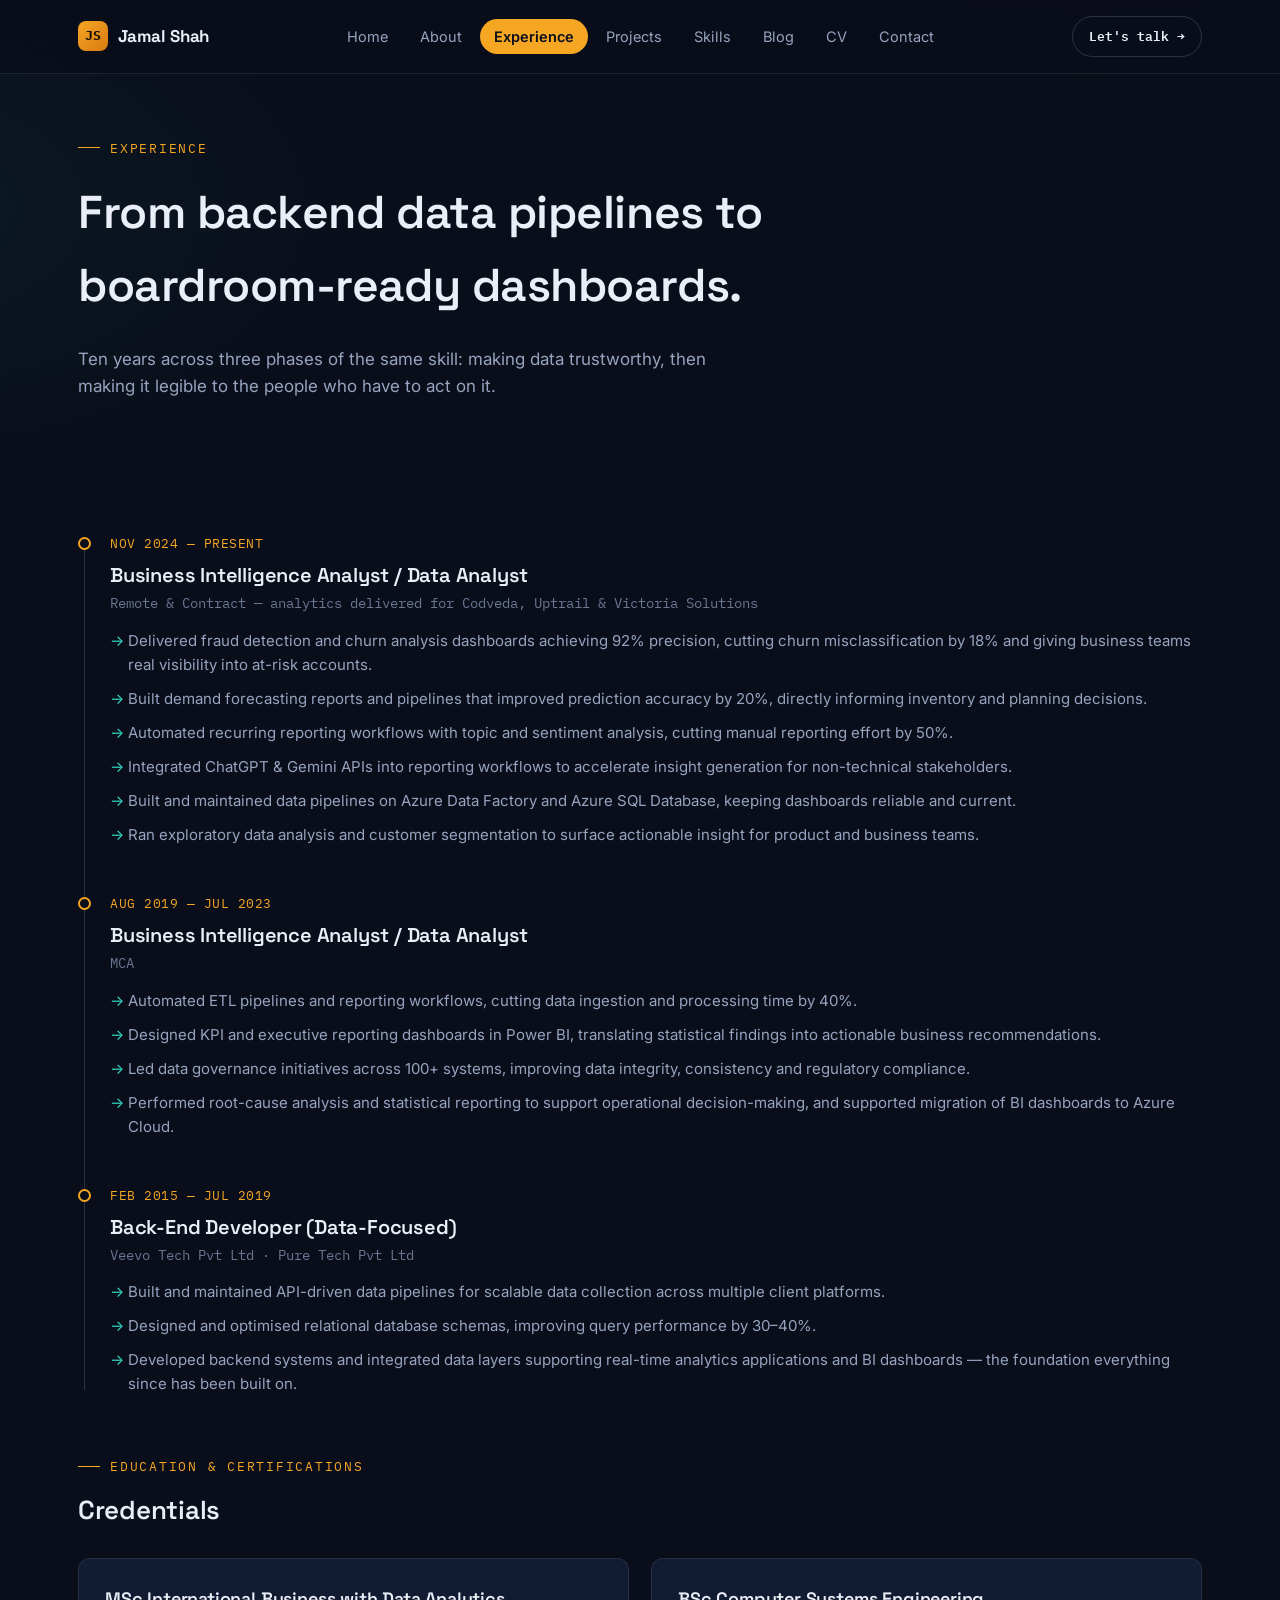
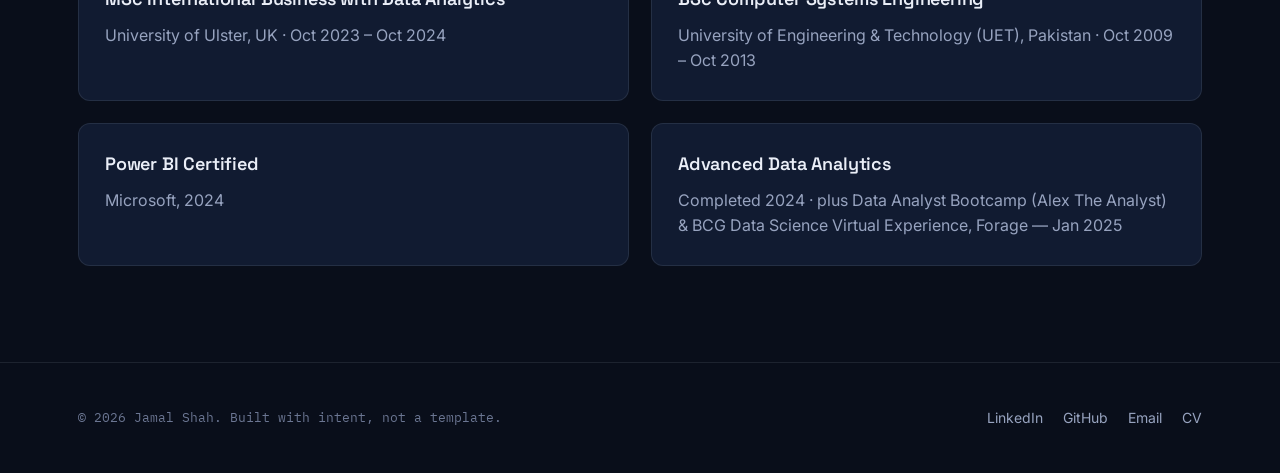
<file: experience.html>
<!DOCTYPE html>
<html lang="en">
<head>
<meta charset="UTF-8">
<meta name="viewport" content="width=device-width, initial-scale=1.0">
<title>Experience — Jamal Shah</title>
<meta name="description" content="Jamal Shah's professional experience across BI analytics, data engineering and remote contract analytics roles.">
<link rel="icon" href="data:image/svg+xml,<svg xmlns=%22http://www.w3.org/2000/svg%22 viewBox=%220 0 100 100%22><rect width=%22100%22 height=%22100%22 rx=%2222%22 fill=%22%23090E1A%22/><rect x=%2222%22 y=%2255%22 width=%2212%22 height=%2223%22 fill=%22%23F5A623%22/><rect x=%2244%22 y=%2238%22 width=%2212%22 height=%2240%22 fill=%22%2334D9C4%22/><rect x=%2266%22 y=%2222%22 width=%2212%22 height=%2256%22 fill=%22%23F5A623%22/></svg>">
<link rel="preconnect" href="https://fonts.googleapis.com">
<link href="https://fonts.googleapis.com/css2?family=Space+Grotesk:wght@500;600;700&family=Inter:wght@400;500;600;700&family=IBM+Plex+Mono:wght@400;500;600&display=swap" rel="stylesheet">
<link rel="stylesheet" href="css/style.css">
</head>
<body>

<header class="site-header">
  <nav class="nav">
    <a href="index.html" class="brand"><span class="mark">JS</span> Jamal Shah</a>
    <ul class="nav-links">
      <li><a href="index.html">Home</a></li>
      <li><a href="about.html">About</a></li>
      <li><a href="experience.html">Experience</a></li>
      <li><a href="projects.html">Projects</a></li>
      <li><a href="skills.html">Skills</a></li>
      <li><a href="blog.html">Blog</a></li>
      <li><a href="cv.html">CV</a></li>
      <li><a href="contact.html">Contact</a></li>
    </ul>
    <a class="nav-cta" href="contact.html">Let's talk →</a>
    <button class="nav-toggle" aria-label="Toggle menu" aria-expanded="false">☰</button>
  </nav>
</header>

<section class="page-hero">
  <div class="container">
    <div class="eyebrow">Experience</div>
    <h1>From backend data pipelines to boardroom-ready dashboards.</h1>
    <p class="lead">Ten years across three phases of the same skill: making data trustworthy, then making it legible to the people who have to act on it.</p>
  </div>
</section>

<section class="section" style="border-top:none;">
  <div class="container">
    <div class="timeline">

      <div class="tl-item">
        <div class="tl-date">NOV 2024 — PRESENT</div>
        <h3>Business Intelligence Analyst / Data Analyst</h3>
        <div class="tl-org">Remote &amp; Contract — analytics delivered for Codveda, Uptrail &amp; Victoria Solutions</div>
        <ul>
          <li>Delivered fraud detection and churn analysis dashboards achieving 92% precision, cutting churn misclassification by 18% and giving business teams real visibility into at-risk accounts.</li>
          <li>Built demand forecasting reports and pipelines that improved prediction accuracy by 20%, directly informing inventory and planning decisions.</li>
          <li>Automated recurring reporting workflows with topic and sentiment analysis, cutting manual reporting effort by 50%.</li>
          <li>Integrated ChatGPT &amp; Gemini APIs into reporting workflows to accelerate insight generation for non-technical stakeholders.</li>
          <li>Built and maintained data pipelines on Azure Data Factory and Azure SQL Database, keeping dashboards reliable and current.</li>
          <li>Ran exploratory data analysis and customer segmentation to surface actionable insight for product and business teams.</li>
        </ul>
      </div>

      <div class="tl-item">
        <div class="tl-date">AUG 2019 — JUL 2023</div>
        <h3>Business Intelligence Analyst / Data Analyst</h3>
        <div class="tl-org">MCA</div>
        <ul>
          <li>Automated ETL pipelines and reporting workflows, cutting data ingestion and processing time by 40%.</li>
          <li>Designed KPI and executive reporting dashboards in Power BI, translating statistical findings into actionable business recommendations.</li>
          <li>Led data governance initiatives across 100+ systems, improving data integrity, consistency and regulatory compliance.</li>
          <li>Performed root-cause analysis and statistical reporting to support operational decision-making, and supported migration of BI dashboards to Azure Cloud.</li>
        </ul>
      </div>

      <div class="tl-item">
        <div class="tl-date">FEB 2015 — JUL 2019</div>
        <h3>Back-End Developer (Data-Focused)</h3>
        <div class="tl-org">Veevo Tech Pvt Ltd · Pure Tech Pvt Ltd</div>
        <ul>
          <li>Built and maintained API-driven data pipelines for scalable data collection across multiple client platforms.</li>
          <li>Designed and optimised relational database schemas, improving query performance by 30–40%.</li>
          <li>Developed backend systems and integrated data layers supporting real-time analytics applications and BI dashboards — the foundation everything since has been built on.</li>
        </ul>
      </div>

    </div>

    <div class="mt-lg">
      <div class="section-head" style="margin-bottom:26px;">
        <div class="eyebrow">Education &amp; certifications</div>
        <h2 style="font-size:26px;">Credentials</h2>
      </div>
      <div class="grid grid-2">
        <div class="card">
          <h3>MSc International Business with Data Analytics</h3>
          <p style="margin:6px 0 0;">University of Ulster, UK · Oct 2023 – Oct 2024</p>
        </div>
        <div class="card">
          <h3>BSc Computer Systems Engineering</h3>
          <p style="margin:6px 0 0;">University of Engineering &amp; Technology (UET), Pakistan · Oct 2009 – Oct 2013</p>
        </div>
        <div class="card">
          <h3>Power BI Certified</h3>
          <p style="margin:6px 0 0;">Microsoft, 2024</p>
        </div>
        <div class="card">
          <h3>Advanced Data Analytics</h3>
          <p style="margin:6px 0 0;">Completed 2024 · plus Data Analyst Bootcamp (Alex The Analyst) &amp; BCG Data Science Virtual Experience, Forage — Jan 2025</p>
        </div>
      </div>
    </div>
  </div>
</section>

<footer class="site-footer">
  <div class="container footer-grid">
    <div class="footer-note">© <span id="year"></span> Jamal Shah. Built with intent, not a template.</div>
    <div class="footer-links">
      <a href="https://www.linkedin.com/in/jamal-shah24/" target="_blank" rel="noopener">LinkedIn</a>
      <a href="https://github.com/jamesk222" target="_blank" rel="noopener">GitHub</a>
      <a href="mailto:jamalshah199110@gmail.com">Email</a>
      <a href="cv.html">CV</a>
    </div>
  </div>
</footer>

<script>document.getElementById('year').textContent = new Date().getFullYear();</script>
<script src="js/main.js"></script>
</body>
</html>
</file>
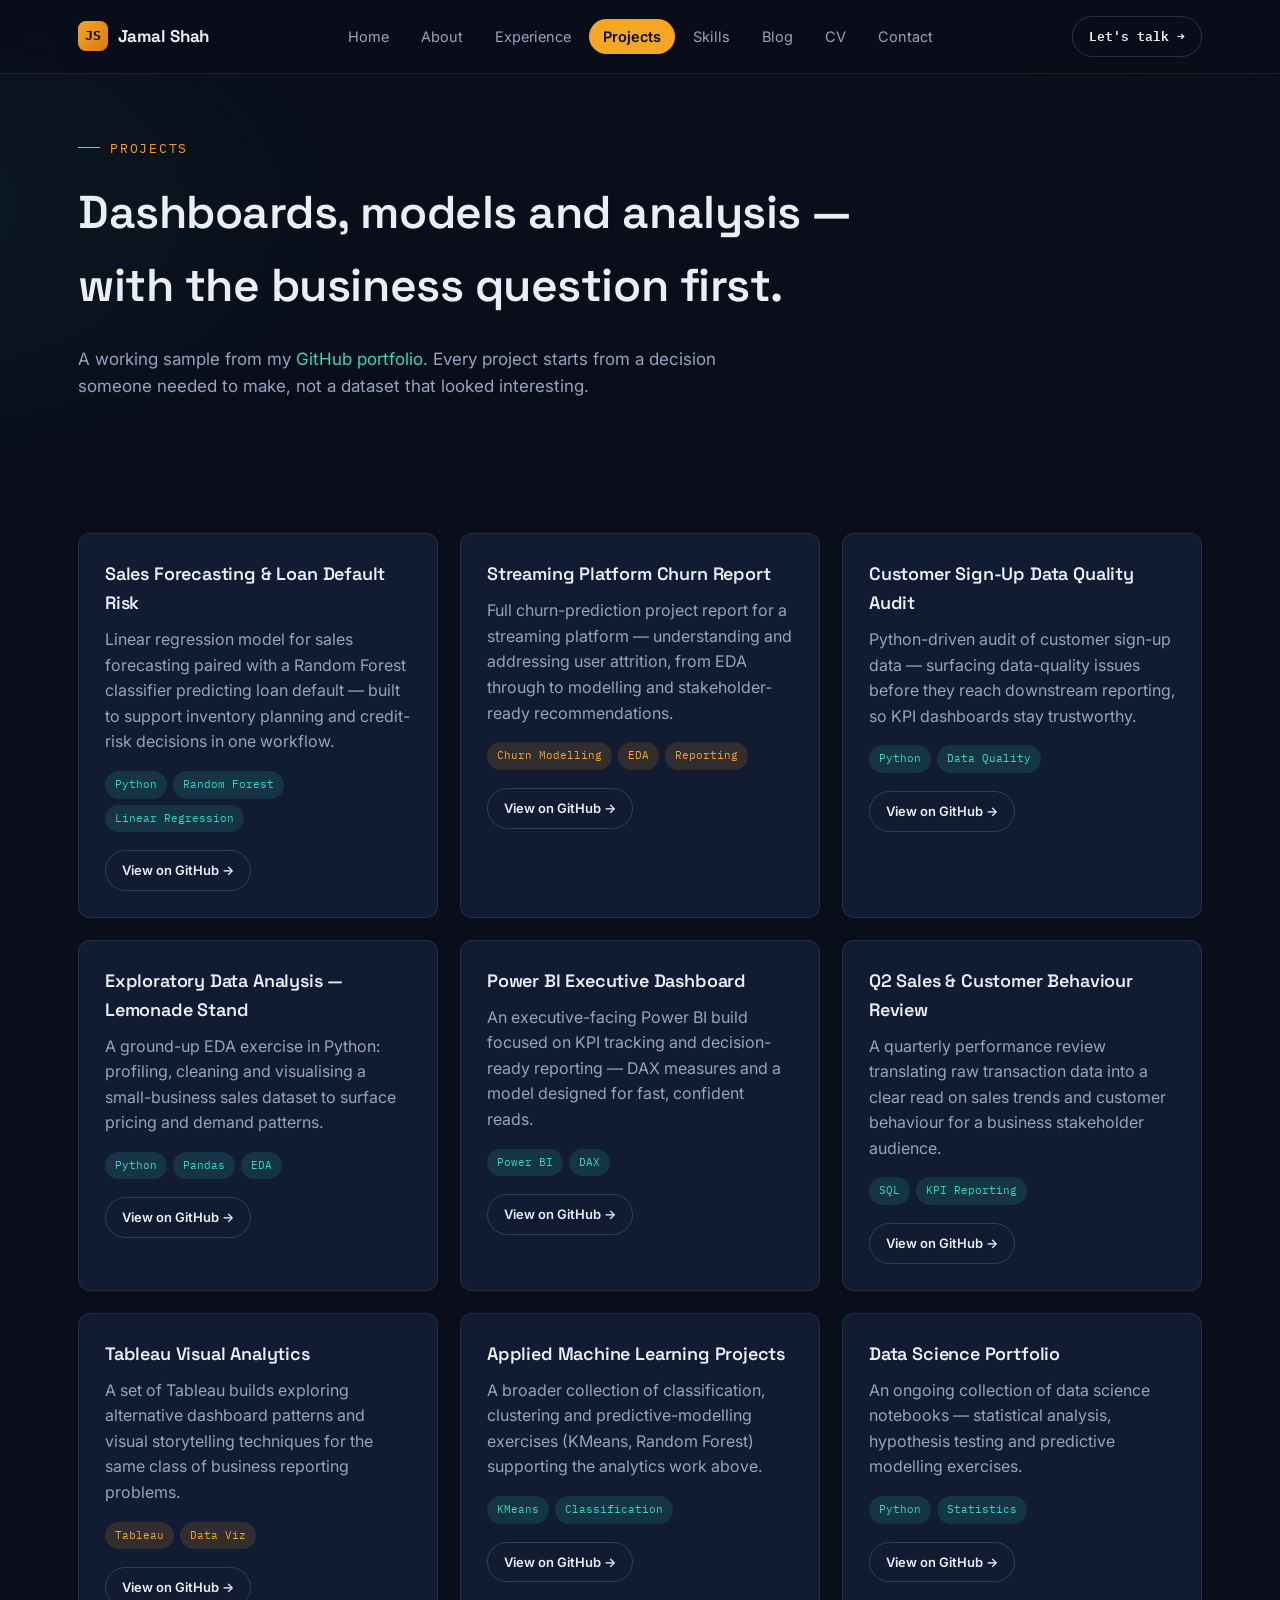
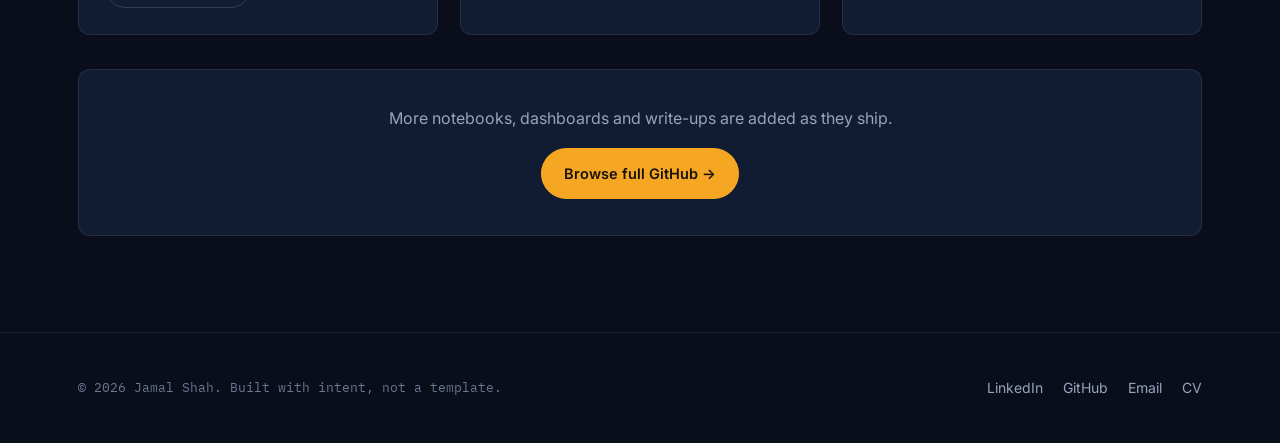
<file: projects.html>
<!DOCTYPE html>
<html lang="en">
<head>
<meta charset="UTF-8">
<meta name="viewport" content="width=device-width, initial-scale=1.0">
<title>Projects — Jamal Shah</title>
<meta name="description" content="Data analytics, BI dashboard and machine learning projects by Jamal Shah, sourced from his GitHub portfolio.">
<link rel="icon" href="data:image/svg+xml,<svg xmlns=%22http://www.w3.org/2000/svg%22 viewBox=%220 0 100 100%22><rect width=%22100%22 height=%22100%22 rx=%2222%22 fill=%22%23090E1A%22/><rect x=%2222%22 y=%2255%22 width=%2212%22 height=%2223%22 fill=%22%23F5A623%22/><rect x=%2244%22 y=%2238%22 width=%2212%22 height=%2240%22 fill=%22%2334D9C4%22/><rect x=%2266%22 y=%2222%22 width=%2212%22 height=%2256%22 fill=%22%23F5A623%22/></svg>">
<link rel="preconnect" href="https://fonts.googleapis.com">
<link href="https://fonts.googleapis.com/css2?family=Space+Grotesk:wght@500;600;700&family=Inter:wght@400;500;600;700&family=IBM+Plex+Mono:wght@400;500;600&display=swap" rel="stylesheet">
<link rel="stylesheet" href="css/style.css">
</head>
<body>

<header class="site-header">
  <nav class="nav">
    <a href="index.html" class="brand"><span class="mark">JS</span> Jamal Shah</a>
    <ul class="nav-links">
      <li><a href="index.html">Home</a></li>
      <li><a href="about.html">About</a></li>
      <li><a href="experience.html">Experience</a></li>
      <li><a href="projects.html">Projects</a></li>
      <li><a href="skills.html">Skills</a></li>
      <li><a href="blog.html">Blog</a></li>
      <li><a href="cv.html">CV</a></li>
      <li><a href="contact.html">Contact</a></li>
    </ul>
    <a class="nav-cta" href="contact.html">Let's talk →</a>
    <button class="nav-toggle" aria-label="Toggle menu" aria-expanded="false">☰</button>
  </nav>
</header>

<section class="page-hero">
  <div class="container">
    <div class="eyebrow">Projects</div>
    <h1>Dashboards, models and analysis — with the business question first.</h1>
    <p class="lead">A working sample from my <a href="https://github.com/jamesk222" target="_blank" rel="noopener" style="color:var(--teal)">GitHub portfolio</a>. Every project starts from a decision someone needed to make, not a dataset that looked interesting.</p>
  </div>
</section>

<section class="section" style="border-top:none;">
  <div class="container">
    <div class="grid grid-3">

      <div class="card">
        <h3>Sales Forecasting &amp; Loan Default Risk</h3>
        <p>Linear regression model for sales forecasting paired with a Random Forest classifier predicting loan default — built to support inventory planning and credit-risk decisions in one workflow.</p>
        <div class="tag-row"><span class="tag">Python</span><span class="tag">Random Forest</span><span class="tag">Linear Regression</span></div>
        <a class="btn btn-ghost btn-sm" style="margin-top:18px;" target="_blank" rel="noopener"
           href="https://github.com/jamesk222/Data-Analytics-Projects/tree/main/%23%20SALES%20FORECASTING%20TRHOUGH%20LINEAR%20REGRESSION%20MODEL%20%26%20PREDICTING%20LOAN%20DEFAULT%20USING%20RANDOM%20FOREST%20CLASSIFIER">View on GitHub →</a>
      </div>

      <div class="card">
        <h3>Streaming Platform Churn Report</h3>
        <p>Full churn-prediction project report for a streaming platform — understanding and addressing user attrition, from EDA through to modelling and stakeholder-ready recommendations.</p>
        <div class="tag-row"><span class="tag amber">Churn Modelling</span><span class="tag amber">EDA</span><span class="tag amber">Reporting</span></div>
        <a class="btn btn-ghost btn-sm" style="margin-top:18px;" target="_blank" rel="noopener"
           href="https://github.com/jamesk222/Data-Analytics-Projects/tree/main/Churn%20Prediction%20Project%20Report%3A%20Understanding%20and%20Addressing%20User%20Attrition%20on%20a%20Streaming%20Platform">View on GitHub →</a>
      </div>

      <div class="card">
        <h3>Customer Sign-Up Data Quality Audit</h3>
        <p>Python-driven audit of customer sign-up data — surfacing data-quality issues before they reach downstream reporting, so KPI dashboards stay trustworthy.</p>
        <div class="tag-row"><span class="tag">Python</span><span class="tag">Data Quality</span></div>
        <a class="btn btn-ghost btn-sm" style="margin-top:18px;" target="_blank" rel="noopener"
           href="https://github.com/jamesk222/Data-Analytics-Projects/tree/main/Customer%20Sign%20Up%20and%20Data%20Quality%20Audit%20in%20Python">View on GitHub →</a>
      </div>

      <div class="card">
        <h3>Exploratory Data Analysis — Lemonade Stand</h3>
        <p>A ground-up EDA exercise in Python: profiling, cleaning and visualising a small-business sales dataset to surface pricing and demand patterns.</p>
        <div class="tag-row"><span class="tag">Python</span><span class="tag">Pandas</span><span class="tag">EDA</span></div>
        <a class="btn btn-ghost btn-sm" style="margin-top:18px;" target="_blank" rel="noopener"
           href="https://github.com/jamesk222/Data-Analytics-Projects/tree/main/EDA%20of%20Lemonade%20Stand%20in%20Python">View on GitHub →</a>
      </div>

      <div class="card">
        <h3>Power BI Executive Dashboard</h3>
        <p>An executive-facing Power BI build focused on KPI tracking and decision-ready reporting — DAX measures and a model designed for fast, confident reads.</p>
        <div class="tag-row"><span class="tag">Power BI</span><span class="tag">DAX</span></div>
        <a class="btn btn-ghost btn-sm" style="margin-top:18px;" target="_blank" rel="noopener"
           href="https://github.com/jamesk222/Data-Analytics-Projects/tree/main/PowerBi%20Project">View on GitHub →</a>
      </div>

      <div class="card">
        <h3>Q2 Sales &amp; Customer Behaviour Review</h3>
        <p>A quarterly performance review translating raw transaction data into a clear read on sales trends and customer behaviour for a business stakeholder audience.</p>
        <div class="tag-row"><span class="tag">SQL</span><span class="tag">KPI Reporting</span></div>
        <a class="btn btn-ghost btn-sm" style="margin-top:18px;" target="_blank" rel="noopener"
           href="https://github.com/jamesk222/Data-Analytics-Projects/tree/main/Q2%20Performance%20Review%3A%20Sales%20%26%20Customer%20Behaviour%20Analysis">View on GitHub →</a>
      </div>

      <div class="card">
        <h3>Tableau Visual Analytics</h3>
        <p>A set of Tableau builds exploring alternative dashboard patterns and visual storytelling techniques for the same class of business reporting problems.</p>
        <div class="tag-row"><span class="tag amber">Tableau</span><span class="tag amber">Data Viz</span></div>
        <a class="btn btn-ghost btn-sm" style="margin-top:18px;" target="_blank" rel="noopener"
           href="https://github.com/jamesk222/Data-Analytics-Projects/tree/main/Tableau%20Projects">View on GitHub →</a>
      </div>

      <div class="card">
        <h3>Applied Machine Learning Projects</h3>
        <p>A broader collection of classification, clustering and predictive-modelling exercises (KMeans, Random Forest) supporting the analytics work above.</p>
        <div class="tag-row"><span class="tag">KMeans</span><span class="tag">Classification</span></div>
        <a class="btn btn-ghost btn-sm" style="margin-top:18px;" target="_blank" rel="noopener"
           href="https://github.com/jamesk222/MLProjects">View on GitHub →</a>
      </div>

      <div class="card">
        <h3>Data Science Portfolio</h3>
        <p>An ongoing collection of data science notebooks — statistical analysis, hypothesis testing and predictive modelling exercises.</p>
        <div class="tag-row"><span class="tag">Python</span><span class="tag">Statistics</span></div>
        <a class="btn btn-ghost btn-sm" style="margin-top:18px;" target="_blank" rel="noopener"
           href="https://github.com/jamesk222/Data-Science-Projects">View on GitHub →</a>
      </div>

    </div>

    <div class="card center" style="margin-top:34px; padding:36px;">
      <p style="margin-bottom:16px;">More notebooks, dashboards and write-ups are added as they ship.</p>
      <a href="https://github.com/jamesk222" target="_blank" rel="noopener" class="btn btn-primary">Browse full GitHub →</a>
    </div>
  </div>
</section>

<footer class="site-footer">
  <div class="container footer-grid">
    <div class="footer-note">© <span id="year"></span> Jamal Shah. Built with intent, not a template.</div>
    <div class="footer-links">
      <a href="https://www.linkedin.com/in/jamal-shah24/" target="_blank" rel="noopener">LinkedIn</a>
      <a href="https://github.com/jamesk222" target="_blank" rel="noopener">GitHub</a>
      <a href="mailto:jamalshah199110@gmail.com">Email</a>
      <a href="cv.html">CV</a>
    </div>
  </div>
</footer>

<script>document.getElementById('year').textContent = new Date().getFullYear();</script>
<script src="js/main.js"></script>
</body>
</html>
</file>
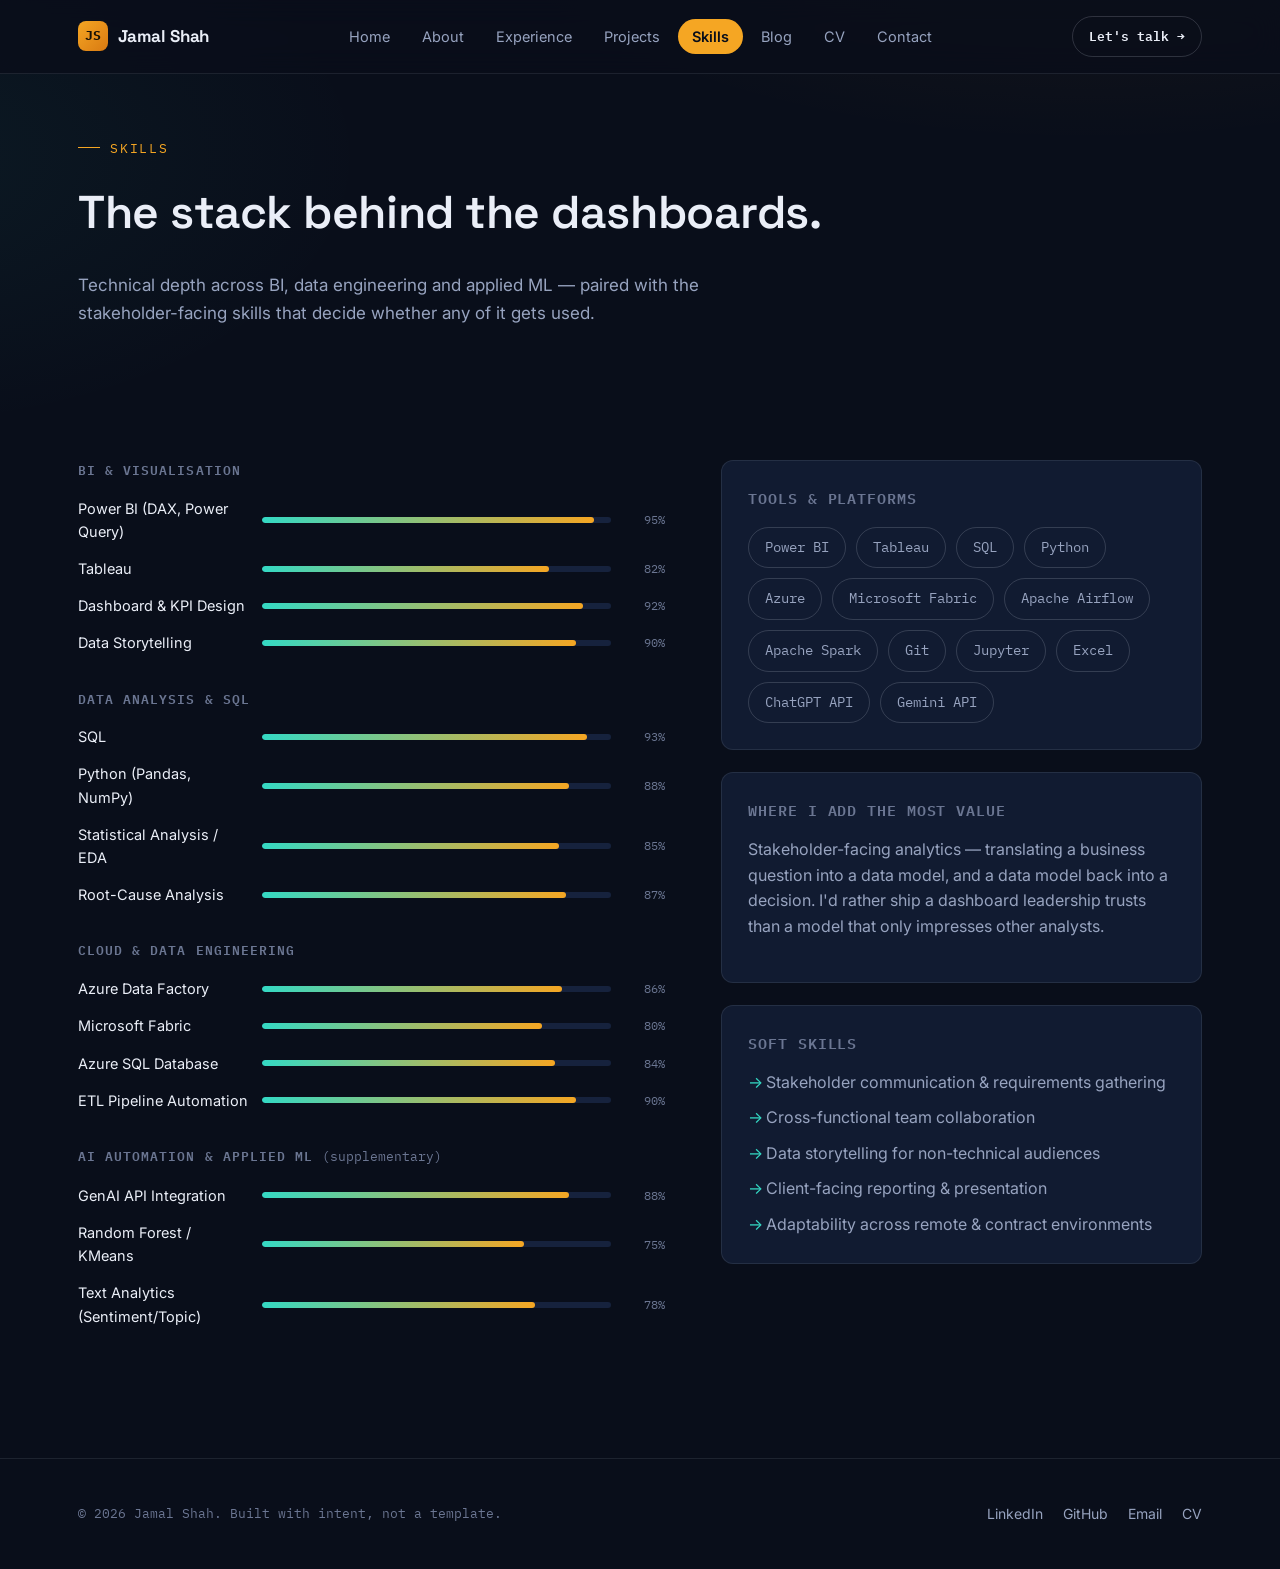
<file: skills.html>
<!DOCTYPE html>
<html lang="en">
<head>
<meta charset="UTF-8">
<meta name="viewport" content="width=device-width, initial-scale=1.0">
<title>Skills — Jamal Shah</title>
<meta name="description" content="Technical and soft skills across BI & visualisation, data analysis, cloud data engineering and AI automation.">
<link rel="icon" href="data:image/svg+xml,<svg xmlns=%22http://www.w3.org/2000/svg%22 viewBox=%220 0 100 100%22><rect width=%22100%22 height=%22100%22 rx=%2222%22 fill=%22%23090E1A%22/><rect x=%2222%22 y=%2255%22 width=%2212%22 height=%2223%22 fill=%22%23F5A623%22/><rect x=%2244%22 y=%2238%22 width=%2212%22 height=%2240%22 fill=%22%2334D9C4%22/><rect x=%2266%22 y=%2222%22 width=%2212%22 height=%2256%22 fill=%22%23F5A623%22/></svg>">
<link rel="preconnect" href="https://fonts.googleapis.com">
<link href="https://fonts.googleapis.com/css2?family=Space+Grotesk:wght@500;600;700&family=Inter:wght@400;500;600;700&family=IBM+Plex+Mono:wght@400;500;600&display=swap" rel="stylesheet">
<link rel="stylesheet" href="css/style.css">
</head>
<body>

<header class="site-header">
  <nav class="nav">
    <a href="index.html" class="brand"><span class="mark">JS</span> Jamal Shah</a>
    <ul class="nav-links">
      <li><a href="index.html">Home</a></li>
      <li><a href="about.html">About</a></li>
      <li><a href="experience.html">Experience</a></li>
      <li><a href="projects.html">Projects</a></li>
      <li><a href="skills.html">Skills</a></li>
      <li><a href="blog.html">Blog</a></li>
      <li><a href="cv.html">CV</a></li>
      <li><a href="contact.html">Contact</a></li>
    </ul>
    <a class="nav-cta" href="contact.html">Let's talk →</a>
    <button class="nav-toggle" aria-label="Toggle menu" aria-expanded="false">☰</button>
  </nav>
</header>

<section class="page-hero">
  <div class="container">
    <div class="eyebrow">Skills</div>
    <h1>The stack behind the dashboards.</h1>
    <p class="lead">Technical depth across BI, data engineering and applied ML — paired with the stakeholder-facing skills that decide whether any of it gets used.</p>
  </div>
</section>

<section class="section" style="border-top:none;">
  <div class="container">
    <div class="grid" style="grid-template-columns: 1.1fr 0.9fr; gap:56px;">
      <div>

        <div class="skill-cat">
          <h3>BI &amp; Visualisation</h3>
          <div class="skill-bars">
            <div class="skill-bar-row"><span class="name">Power BI (DAX, Power Query)</span><div class="skill-bar-track"><div class="skill-bar-fill" style="width:95%"></div></div><span class="pct">95%</span></div>
            <div class="skill-bar-row"><span class="name">Tableau</span><div class="skill-bar-track"><div class="skill-bar-fill" style="width:82%"></div></div><span class="pct">82%</span></div>
            <div class="skill-bar-row"><span class="name">Dashboard &amp; KPI Design</span><div class="skill-bar-track"><div class="skill-bar-fill" style="width:92%"></div></div><span class="pct">92%</span></div>
            <div class="skill-bar-row"><span class="name">Data Storytelling</span><div class="skill-bar-track"><div class="skill-bar-fill" style="width:90%"></div></div><span class="pct">90%</span></div>
          </div>
        </div>

        <div class="skill-cat">
          <h3>Data Analysis &amp; SQL</h3>
          <div class="skill-bars">
            <div class="skill-bar-row"><span class="name">SQL</span><div class="skill-bar-track"><div class="skill-bar-fill" style="width:93%"></div></div><span class="pct">93%</span></div>
            <div class="skill-bar-row"><span class="name">Python (Pandas, NumPy)</span><div class="skill-bar-track"><div class="skill-bar-fill" style="width:88%"></div></div><span class="pct">88%</span></div>
            <div class="skill-bar-row"><span class="name">Statistical Analysis / EDA</span><div class="skill-bar-track"><div class="skill-bar-fill" style="width:85%"></div></div><span class="pct">85%</span></div>
            <div class="skill-bar-row"><span class="name">Root-Cause Analysis</span><div class="skill-bar-track"><div class="skill-bar-fill" style="width:87%"></div></div><span class="pct">87%</span></div>
          </div>
        </div>

        <div class="skill-cat">
          <h3>Cloud &amp; Data Engineering</h3>
          <div class="skill-bars">
            <div class="skill-bar-row"><span class="name">Azure Data Factory</span><div class="skill-bar-track"><div class="skill-bar-fill" style="width:86%"></div></div><span class="pct">86%</span></div>
            <div class="skill-bar-row"><span class="name">Microsoft Fabric</span><div class="skill-bar-track"><div class="skill-bar-fill" style="width:80%"></div></div><span class="pct">80%</span></div>
            <div class="skill-bar-row"><span class="name">Azure SQL Database</span><div class="skill-bar-track"><div class="skill-bar-fill" style="width:84%"></div></div><span class="pct">84%</span></div>
            <div class="skill-bar-row"><span class="name">ETL Pipeline Automation</span><div class="skill-bar-track"><div class="skill-bar-fill" style="width:90%"></div></div><span class="pct">90%</span></div>
          </div>
        </div>

        <div class="skill-cat">
          <h3>AI Automation &amp; Applied ML <span style="color:var(--text-faint); font-weight:400; text-transform:none; letter-spacing:0;">(supplementary)</span></h3>
          <div class="skill-bars">
            <div class="skill-bar-row"><span class="name">GenAI API Integration</span><div class="skill-bar-track"><div class="skill-bar-fill" style="width:88%"></div></div><span class="pct">88%</span></div>
            <div class="skill-bar-row"><span class="name">Random Forest / KMeans</span><div class="skill-bar-track"><div class="skill-bar-fill" style="width:75%"></div></div><span class="pct">75%</span></div>
            <div class="skill-bar-row"><span class="name">Text Analytics (Sentiment/Topic)</span><div class="skill-bar-track"><div class="skill-bar-fill" style="width:78%"></div></div><span class="pct">78%</span></div>
          </div>
        </div>

      </div>

      <aside>
        <div class="card">
          <h3 style="font-size:15px; font-family:var(--font-mono); text-transform:uppercase; letter-spacing:.06em; color:var(--text-faint);">Tools &amp; platforms</h3>
          <div class="pill-cloud" style="margin-top:16px;">
            <span class="pill">Power BI</span><span class="pill">Tableau</span><span class="pill">SQL</span>
            <span class="pill">Python</span><span class="pill">Azure</span><span class="pill">Microsoft Fabric</span>
            <span class="pill">Apache Airflow</span><span class="pill">Apache Spark</span><span class="pill">Git</span>
            <span class="pill">Jupyter</span><span class="pill">Excel</span><span class="pill">ChatGPT API</span>
            <span class="pill">Gemini API</span>
          </div>
        </div>

        <div class="card" style="margin-top:22px;">
          <h3 style="font-size:15px; font-family:var(--font-mono); text-transform:uppercase; letter-spacing:.06em; color:var(--text-faint);">Where I add the most value</h3>
          <p style="margin-top:14px;">Stakeholder-facing analytics — translating a business question into a data model, and a data model back into a decision. I'd rather ship a dashboard leadership trusts than a model that only impresses other analysts.</p>
        </div>

        <div class="card" style="margin-top:22px;">
          <h3 style="font-size:15px; font-family:var(--font-mono); text-transform:uppercase; letter-spacing:.06em; color:var(--text-faint);">Soft skills</h3>
          <ul style="margin-top:14px; display:flex; flex-direction:column; gap:10px;">
            <li style="padding-left:18px; position:relative; color:var(--text-muted);"><span style="position:absolute;left:0;color:var(--teal);">→</span>Stakeholder communication &amp; requirements gathering</li>
            <li style="padding-left:18px; position:relative; color:var(--text-muted);"><span style="position:absolute;left:0;color:var(--teal);">→</span>Cross-functional team collaboration</li>
            <li style="padding-left:18px; position:relative; color:var(--text-muted);"><span style="position:absolute;left:0;color:var(--teal);">→</span>Data storytelling for non-technical audiences</li>
            <li style="padding-left:18px; position:relative; color:var(--text-muted);"><span style="position:absolute;left:0;color:var(--teal);">→</span>Client-facing reporting &amp; presentation</li>
            <li style="padding-left:18px; position:relative; color:var(--text-muted);"><span style="position:absolute;left:0;color:var(--teal);">→</span>Adaptability across remote &amp; contract environments</li>
          </ul>
        </div>
      </aside>
    </div>
  </div>
</section>

<footer class="site-footer">
  <div class="container footer-grid">
    <div class="footer-note">© <span id="year"></span> Jamal Shah. Built with intent, not a template.</div>
    <div class="footer-links">
      <a href="https://www.linkedin.com/in/jamal-shah24/" target="_blank" rel="noopener">LinkedIn</a>
      <a href="https://github.com/jamesk222" target="_blank" rel="noopener">GitHub</a>
      <a href="mailto:jamalshah199110@gmail.com">Email</a>
      <a href="cv.html">CV</a>
    </div>
  </div>
</footer>

<script>document.getElementById('year').textContent = new Date().getFullYear();</script>
<script src="js/main.js"></script>
</body>
</html>
</file>
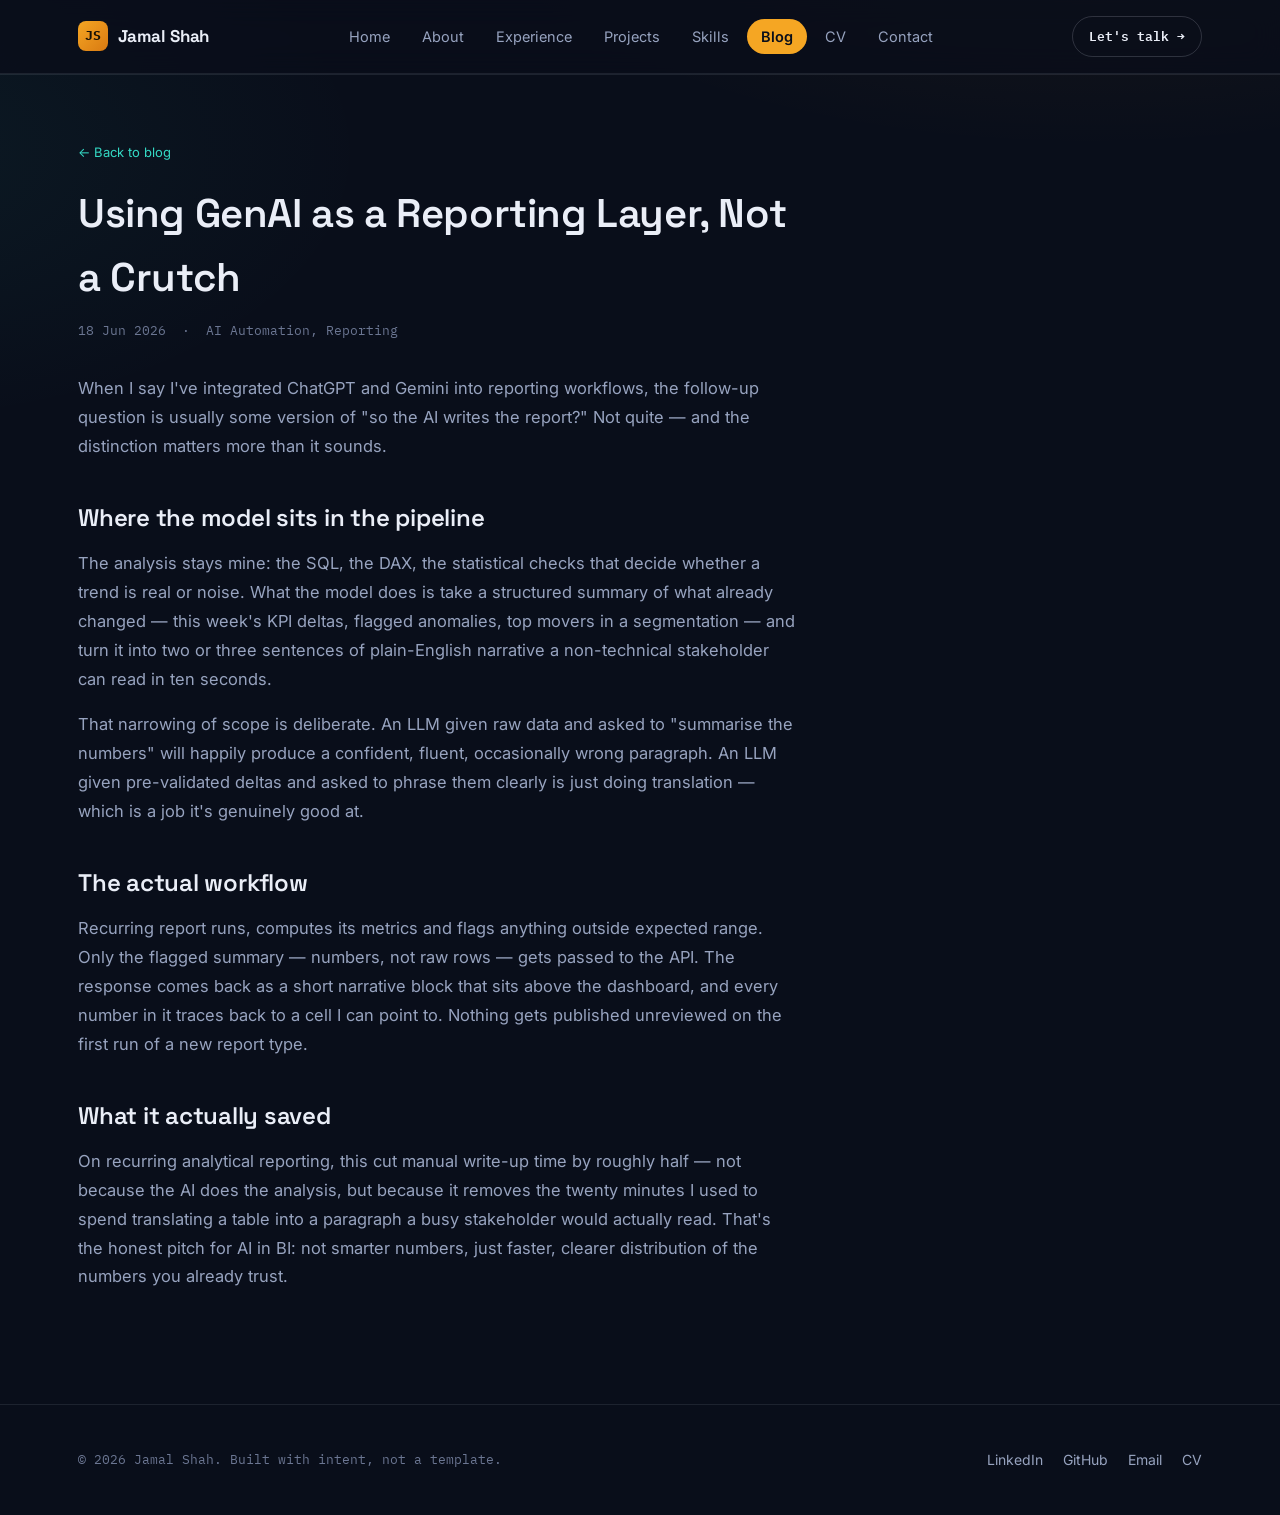
<file: blog/genai-as-a-reporting-layer.html>
<!DOCTYPE html>
<html lang="en">
<head>
<meta charset="UTF-8">
<meta name="viewport" content="width=device-width, initial-scale=1.0">
<title>Using GenAI as a Reporting Layer, Not a Crutch — Jamal Shah</title>
<link rel="icon" href="data:image/svg+xml,<svg xmlns=%22http://www.w3.org/2000/svg%22 viewBox=%220 0 100 100%22><rect width=%22100%22 height=%22100%22 rx=%2222%22 fill=%22%23090E1A%22/><rect x=%2222%22 y=%2255%22 width=%2212%22 height=%2223%22 fill=%22%23F5A623%22/><rect x=%2244%22 y=%2238%22 width=%2212%22 height=%2240%22 fill=%22%2334D9C4%22/><rect x=%2266%22 y=%2222%22 width=%2212%22 height=%2256%22 fill=%22%23F5A623%22/></svg>">
<link rel="preconnect" href="https://fonts.googleapis.com">
<link href="https://fonts.googleapis.com/css2?family=Space+Grotesk:wght@500;600;700&family=Inter:wght@400;500;600;700&family=IBM+Plex+Mono:wght@400;500;600&display=swap" rel="stylesheet">
<link rel="stylesheet" href="../css/style.css">
</head>
<body>

<header class="site-header">
  <nav class="nav">
    <a href="../index.html" class="brand"><span class="mark">JS</span> Jamal Shah</a>
    <ul class="nav-links">
      <li><a href="../index.html">Home</a></li>
      <li><a href="../about.html">About</a></li>
      <li><a href="../experience.html">Experience</a></li>
      <li><a href="../projects.html">Projects</a></li>
      <li><a href="../skills.html">Skills</a></li>
      <li><a href="../blog.html" class="active">Blog</a></li>
      <li><a href="../cv.html">CV</a></li>
      <li><a href="../contact.html">Contact</a></li>
    </ul>
    <a class="nav-cta" href="../contact.html">Let's talk →</a>
    <button class="nav-toggle" aria-label="Toggle menu" aria-expanded="false">☰</button>
  </nav>
</header>

<section class="section" style="padding-top:64px;">
  <div class="container">
    <div class="post-body">
      <a href="../blog.html" class="small-note" style="color:var(--teal)">← Back to blog</a>
      <h1 style="margin-top:18px;">Using GenAI as a Reporting Layer, Not a Crutch</h1>
      <div class="post-meta-top">
        <span>18 Jun 2026</span><span>·</span><span>AI Automation, Reporting</span>
      </div>

      <p>When I say I've integrated ChatGPT and Gemini into reporting workflows, the follow-up question is usually some version of "so the AI writes the report?" Not quite — and the distinction matters more than it sounds.</p>

      <h2>Where the model sits in the pipeline</h2>
      <p>The analysis stays mine: the SQL, the DAX, the statistical checks that decide whether a trend is real or noise. What the model does is take a structured summary of what already changed — this week's KPI deltas, flagged anomalies, top movers in a segmentation — and turn it into two or three sentences of plain-English narrative a non-technical stakeholder can read in ten seconds.</p>

      <p>That narrowing of scope is deliberate. An LLM given raw data and asked to "summarise the numbers" will happily produce a confident, fluent, occasionally wrong paragraph. An LLM given pre-validated deltas and asked to phrase them clearly is just doing translation — which is a job it's genuinely good at.</p>

      <h2>The actual workflow</h2>
      <p>Recurring report runs, computes its metrics and flags anything outside expected range. Only the flagged summary — numbers, not raw rows — gets passed to the API. The response comes back as a short narrative block that sits above the dashboard, and every number in it traces back to a cell I can point to. Nothing gets published unreviewed on the first run of a new report type.</p>

      <h2>What it actually saved</h2>
      <p>On recurring analytical reporting, this cut manual write-up time by roughly half — not because the AI does the analysis, but because it removes the twenty minutes I used to spend translating a table into a paragraph a busy stakeholder would actually read. That's the honest pitch for AI in BI: not smarter numbers, just faster, clearer distribution of the numbers you already trust.</p>
    </div>
  </div>
</section>

<footer class="site-footer">
  <div class="container footer-grid">
    <div class="footer-note">© <span id="year"></span> Jamal Shah. Built with intent, not a template.</div>
    <div class="footer-links">
      <a href="https://www.linkedin.com/in/jamal-shah24/" target="_blank" rel="noopener">LinkedIn</a>
      <a href="https://github.com/jamesk222" target="_blank" rel="noopener">GitHub</a>
      <a href="mailto:jamalshah199110@gmail.com">Email</a>
      <a href="../cv.html">CV</a>
    </div>
  </div>
</footer>

<script>document.getElementById('year').textContent = new Date().getFullYear();</script>
<script src="../js/main.js"></script>
</body>
</html>
</file>
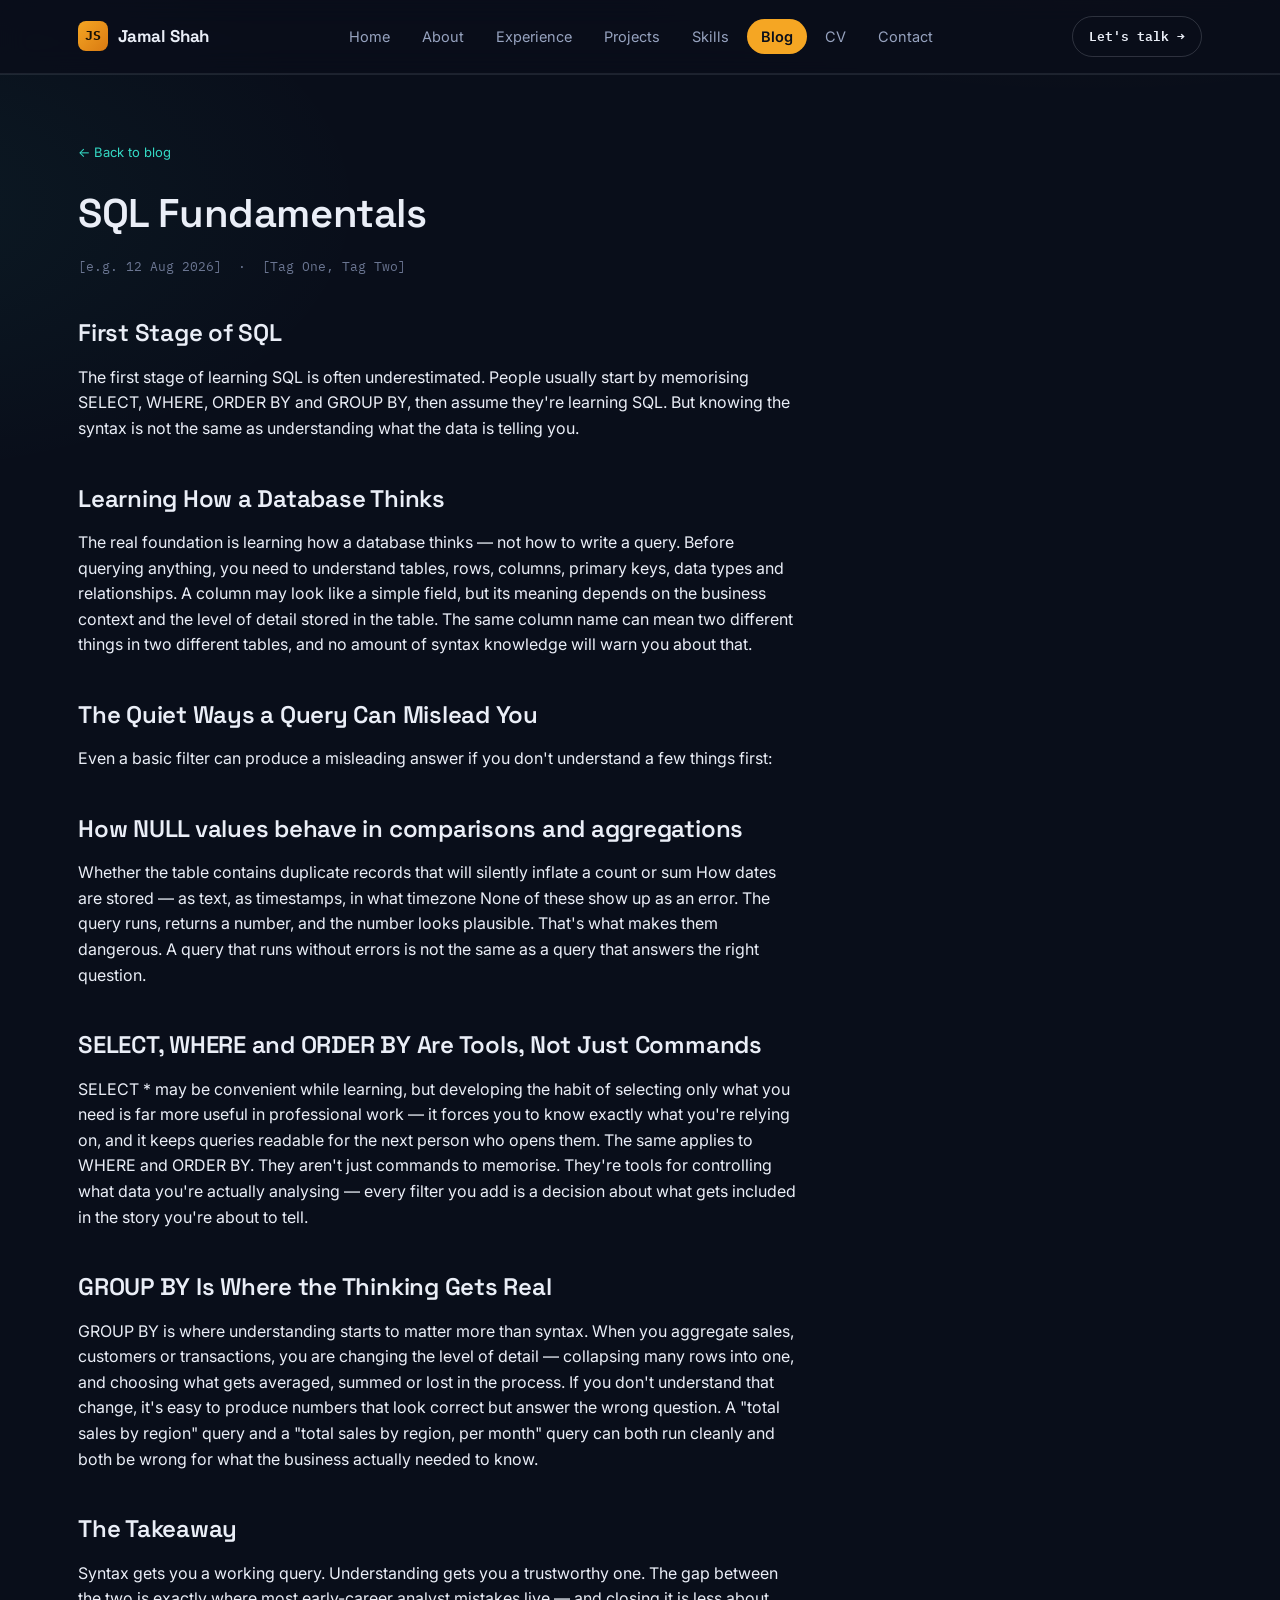
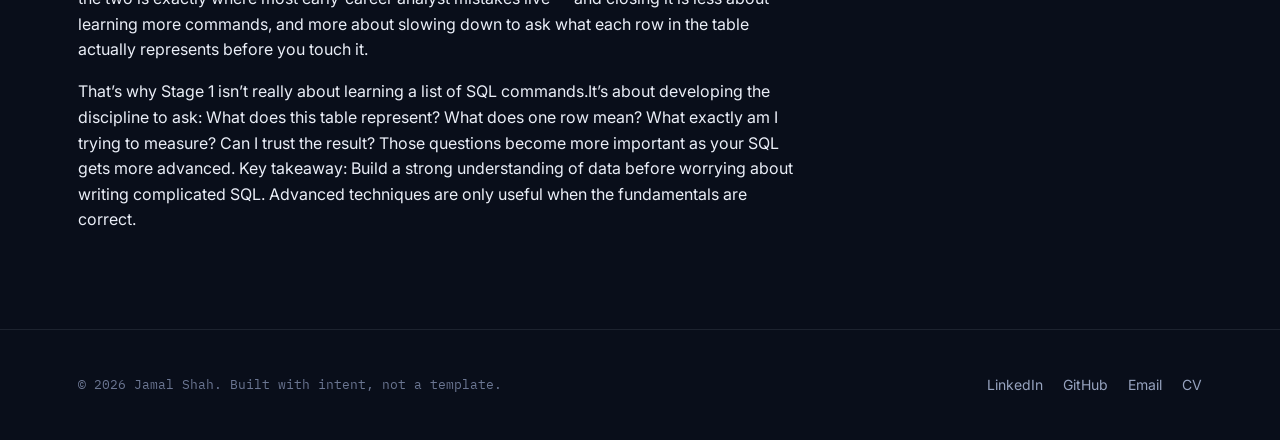
<file: blog/sql-fundamentals.html>
<!DOCTYPE html>
<html lang="en">
<head>
<meta charset="UTF-8">
<meta name="viewport" content="width=device-width, initial-scale=1.0">
<title>SQL Fundamentals</title>
<link rel="preconnect" href="https://fonts.googleapis.com">
<link href="https://fonts.googleapis.com/css2?family=Space+Grotesk:wght@500;600;700&family=Inter:wght@400;500;600;700&family=IBM+Plex+Mono:wght@400;500;600&display=swap" rel="stylesheet">
<link rel="stylesheet" href="../css/style.css">
</head>
<body>

<header class="site-header">
  <nav class="nav">
    <a href="../index.html" class="brand"><span class="mark">JS</span> Jamal Shah</a>
    <ul class="nav-links">
      <li><a href="../index.html">Home</a></li>
      <li><a href="../about.html">About</a></li>
      <li><a href="../experience.html">Experience</a></li>
      <li><a href="../projects.html">Projects</a></li>
      <li><a href="../skills.html">Skills</a></li>
      <li><a href="../blog.html" class="active">Blog</a></li>
      <li><a href="../cv.html">CV</a></li>
      <li><a href="../contact.html">Contact</a></li>
    </ul>
    <a class="nav-cta" href="../contact.html">Let's talk →</a>
    <button class="nav-toggle" aria-label="Toggle menu" aria-expanded="false">☰</button>
  </nav>
</header>

<section class="section" style="padding-top:64px;">
  <div class="container">
    <div class="post-body">
      <a href="../blog.html" class="small-note" style="color:var(--teal)">← Back to blog</a>
      <h1 style="margin-top:18px;">SQL Fundamentals</h1>
      <div class="post-meta-top">
        <span>[e.g. 12 Aug 2026]</span><span>·</span><span>[Tag One, Tag Two]</span>
      </div>
      <h2>First Stage of SQL</h2>
The first stage of learning SQL is often underestimated. People usually start by memorising SELECT, WHERE, ORDER BY and GROUP BY, then assume they're learning SQL. But knowing the syntax is not the same as understanding what the data is telling you.

<h2>Learning How a Database Thinks</h2>
The real foundation is learning how a database thinks — not how to write a query. Before querying anything, you need to understand tables, rows, columns, primary keys, data types and relationships.

A column may look like a simple field, but its meaning depends on the business context and the level of detail stored in the table. The same column name can mean two different things in two different tables, and no amount of syntax knowledge will warn you about that.

<h2>The Quiet Ways a Query Can Mislead You</h2>
Even a basic filter can produce a misleading answer if you don't understand a few things first:

<h2>How NULL values behave in comparisons and aggregations</h2>
Whether the table contains duplicate records that will silently inflate a count or sum
How dates are stored — as text, as timestamps, in what timezone
None of these show up as an error. The query runs, returns a number, and the number looks plausible. That's what makes them dangerous.

A query that runs without errors is not the same as a query that answers the right question.
<h2>SELECT, WHERE and ORDER BY Are Tools, Not Just Commands</h2>
SELECT * may be convenient while learning, but developing the habit of selecting only what you need is far more useful in professional work — it forces you to know exactly what you're relying on, and it keeps queries readable for the next person who opens them.

The same applies to WHERE and ORDER BY. They aren't just commands to memorise. They're tools for controlling what data you're actually analysing — every filter you add is a decision about what gets included in the story you're about to tell.

<h2>GROUP BY Is Where the Thinking Gets Real</h2>
GROUP BY is where understanding starts to matter more than syntax. When you aggregate sales, customers or transactions, you are changing the level of detail — collapsing many rows into one, and choosing what gets averaged, summed or lost in the process.

If you don't understand that change, it's easy to produce numbers that look correct but answer the wrong question. A "total sales by region" query and a "total sales by region, per month" query can both run cleanly and both be wrong for what the business actually needed to know.

<h2>The Takeaway</h2>
Syntax gets you a working query. Understanding gets you a trustworthy one. The gap between the two is exactly where most early-career analyst mistakes live — and closing it is less about learning more commands, and more about slowing down to ask what each row in the table actually represents before you touch it.</p>

That’s why Stage 1 isn’t really about learning a list of SQL commands.It’s about developing the discipline to ask:

What does this table represent?

What does one row mean?

What exactly am I trying to measure?

Can I trust the result?

Those questions become more important as your SQL gets more advanced.

Key takeaway: Build a strong understanding of data before worrying about writing complicated SQL.
  
Advanced techniques are only useful when the fundamentals are correct.

    </div>
  </div>
</section>

<footer class="site-footer">
  <div class="container footer-grid">
    <div class="footer-note">© <span id="year"></span> Jamal Shah. Built with intent, not a template.</div>
    <div class="footer-links">
      <a href="https://www.linkedin.com/in/jamal-shah24/" target="_blank" rel="noopener">LinkedIn</a>
      <a href="https://github.com/jamesk222" target="_blank" rel="noopener">GitHub</a>
      <a href="mailto:jamalshah199110@gmail.com">Email</a>
      <a href="../cv.html">CV</a>
    </div>
  </div>
</footer>

<script>document.getElementById('year').textContent = new Date().getFullYear();</script>
<script src="../js/main.js"></script>
</body>
</html>
</file>
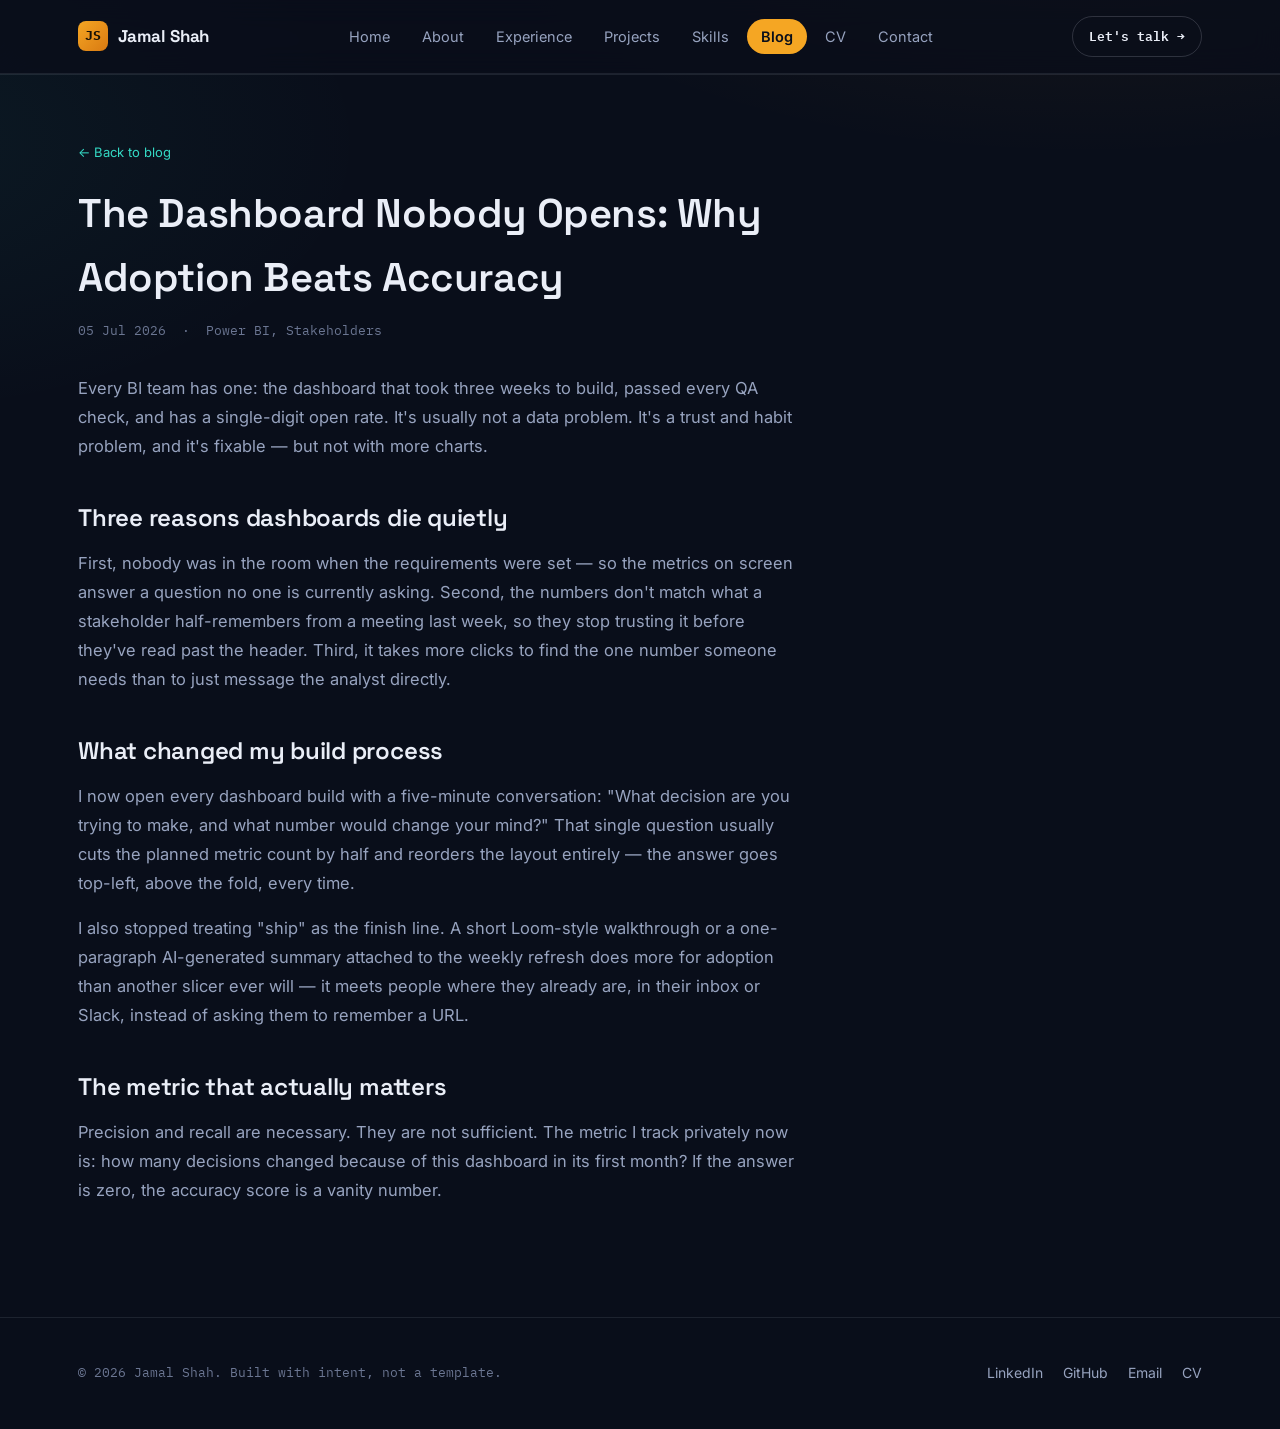
<file: blog/the-dashboard-nobody-opens.html>
<!DOCTYPE html>
<html lang="en">
<head>
<meta charset="UTF-8">
<meta name="viewport" content="width=device-width, initial-scale=1.0">
<title>The Dashboard Nobody Opens — Jamal Shah</title>
<link rel="icon" href="data:image/svg+xml,<svg xmlns=%22http://www.w3.org/2000/svg%22 viewBox=%220 0 100 100%22><rect width=%22100%22 height=%22100%22 rx=%2222%22 fill=%22%23090E1A%22/><rect x=%2222%22 y=%2255%22 width=%2212%22 height=%2223%22 fill=%22%23F5A623%22/><rect x=%2244%22 y=%2238%22 width=%2212%22 height=%2240%22 fill=%22%2334D9C4%22/><rect x=%2266%22 y=%2222%22 width=%2212%22 height=%2256%22 fill=%22%23F5A623%22/></svg>">
<link rel="preconnect" href="https://fonts.googleapis.com">
<link href="https://fonts.googleapis.com/css2?family=Space+Grotesk:wght@500;600;700&family=Inter:wght@400;500;600;700&family=IBM+Plex+Mono:wght@400;500;600&display=swap" rel="stylesheet">
<link rel="stylesheet" href="../css/style.css">
</head>
<body>

<header class="site-header">
  <nav class="nav">
    <a href="../index.html" class="brand"><span class="mark">JS</span> Jamal Shah</a>
    <ul class="nav-links">
      <li><a href="../index.html">Home</a></li>
      <li><a href="../about.html">About</a></li>
      <li><a href="../experience.html">Experience</a></li>
      <li><a href="../projects.html">Projects</a></li>
      <li><a href="../skills.html">Skills</a></li>
      <li><a href="../blog.html" class="active">Blog</a></li>
      <li><a href="../cv.html">CV</a></li>
      <li><a href="../contact.html">Contact</a></li>
    </ul>
    <a class="nav-cta" href="../contact.html">Let's talk →</a>
    <button class="nav-toggle" aria-label="Toggle menu" aria-expanded="false">☰</button>
  </nav>
</header>

<section class="section" style="padding-top:64px;">
  <div class="container">
    <div class="post-body">
      <a href="../blog.html" class="small-note" style="color:var(--teal)">← Back to blog</a>
      <h1 style="margin-top:18px;">The Dashboard Nobody Opens: Why Adoption Beats Accuracy</h1>
      <div class="post-meta-top">
        <span>05 Jul 2026</span><span>·</span><span>Power BI, Stakeholders</span>
      </div>

      <p>Every BI team has one: the dashboard that took three weeks to build, passed every QA check, and has a single-digit open rate. It's usually not a data problem. It's a trust and habit problem, and it's fixable — but not with more charts.</p>

      <h2>Three reasons dashboards die quietly</h2>
      <p>First, nobody was in the room when the requirements were set — so the metrics on screen answer a question no one is currently asking. Second, the numbers don't match what a stakeholder half-remembers from a meeting last week, so they stop trusting it before they've read past the header. Third, it takes more clicks to find the one number someone needs than to just message the analyst directly.</p>

      <h2>What changed my build process</h2>
      <p>I now open every dashboard build with a five-minute conversation: "What decision are you trying to make, and what number would change your mind?" That single question usually cuts the planned metric count by half and reorders the layout entirely — the answer goes top-left, above the fold, every time.</p>

      <p>I also stopped treating "ship" as the finish line. A short Loom-style walkthrough or a one-paragraph AI-generated summary attached to the weekly refresh does more for adoption than another slicer ever will — it meets people where they already are, in their inbox or Slack, instead of asking them to remember a URL.</p>

      <h2>The metric that actually matters</h2>
      <p>Precision and recall are necessary. They are not sufficient. The metric I track privately now is: how many decisions changed because of this dashboard in its first month? If the answer is zero, the accuracy score is a vanity number.</p>
    </div>
  </div>
</section>

<footer class="site-footer">
  <div class="container footer-grid">
    <div class="footer-note">© <span id="year"></span> Jamal Shah. Built with intent, not a template.</div>
    <div class="footer-links">
      <a href="https://www.linkedin.com/in/jamal-shah24/" target="_blank" rel="noopener">LinkedIn</a>
      <a href="https://github.com/jamesk222" target="_blank" rel="noopener">GitHub</a>
      <a href="mailto:jamalshah199110@gmail.com">Email</a>
      <a href="../cv.html">CV</a>
    </div>
  </div>
</footer>

<script>document.getElementById('year').textContent = new Date().getFullYear();</script>
<script src="../js/main.js"></script>
</body>
</html>
</file>
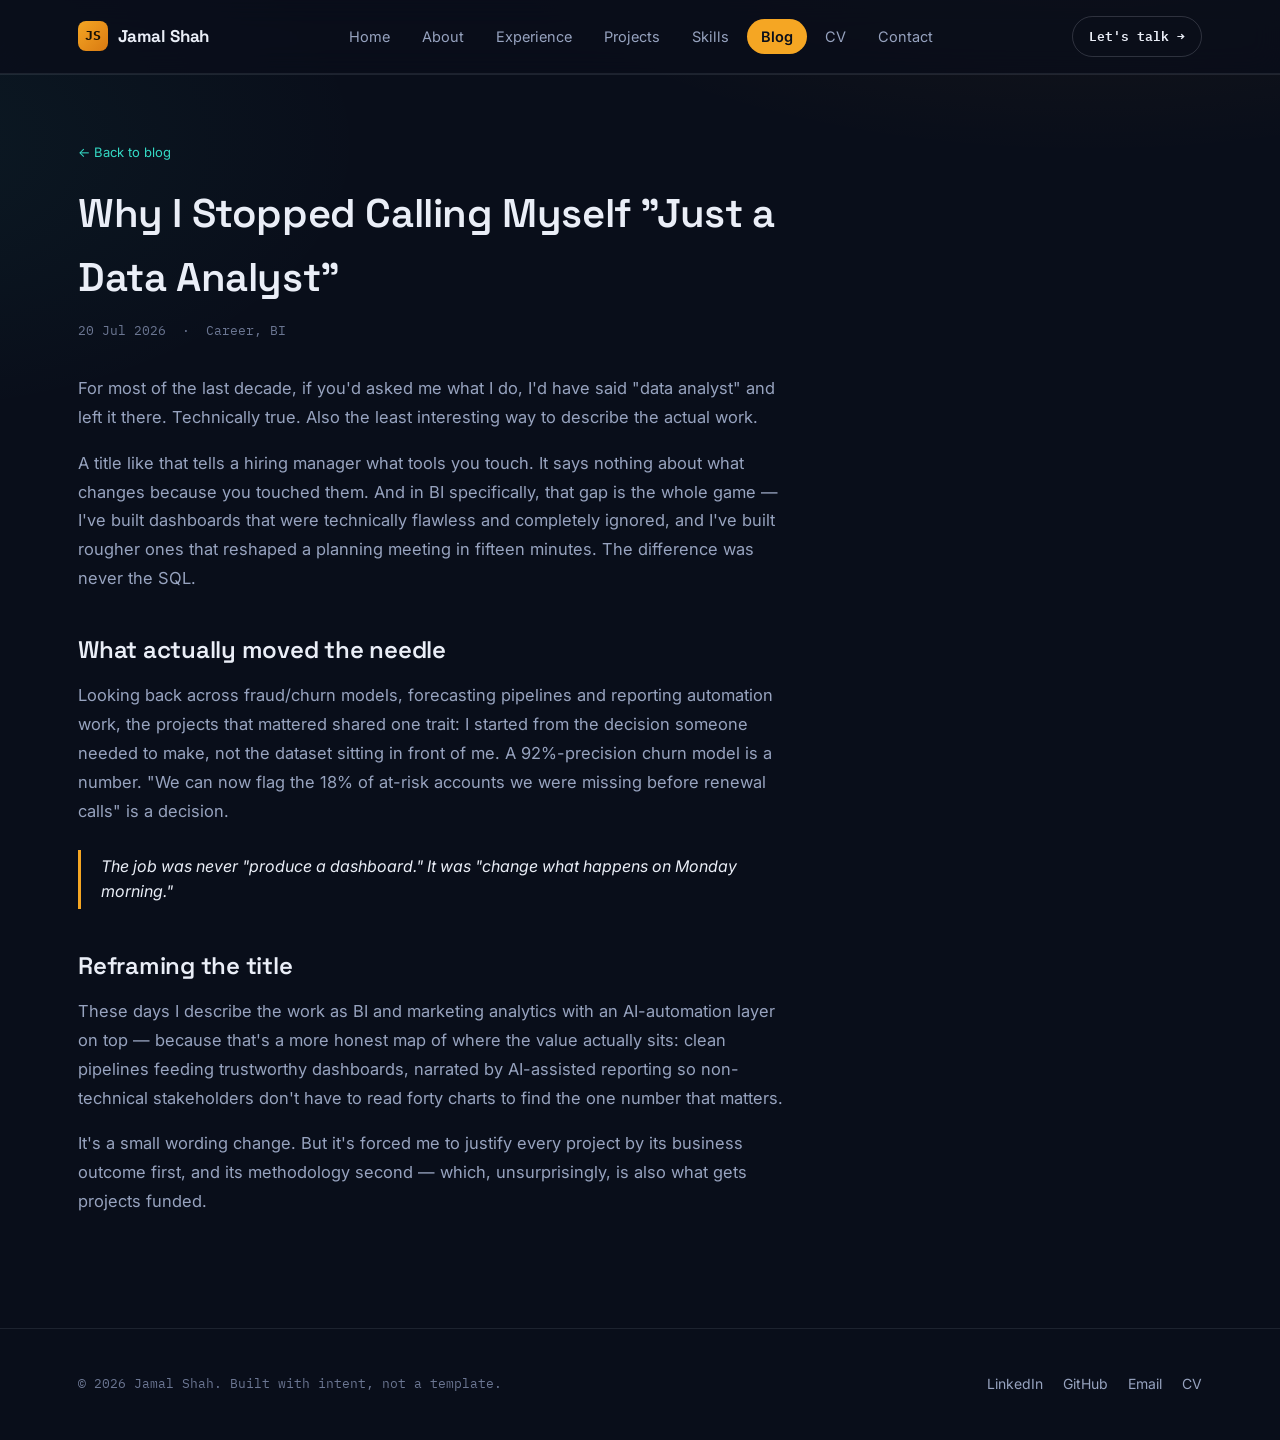
<file: blog/why-i-stopped-calling-myself-just-a-data-analyst.html>
<!DOCTYPE html>
<html lang="en">
<head>
<meta charset="UTF-8">
<meta name="viewport" content="width=device-width, initial-scale=1.0">
<title>Why I Stopped Calling Myself "Just a Data Analyst" — Jamal Shah</title>
<link rel="icon" href="data:image/svg+xml,<svg xmlns=%22http://www.w3.org/2000/svg%22 viewBox=%220 0 100 100%22><rect width=%22100%22 height=%22100%22 rx=%2222%22 fill=%22%23090E1A%22/><rect x=%2222%22 y=%2255%22 width=%2212%22 height=%2223%22 fill=%22%23F5A623%22/><rect x=%2244%22 y=%2238%22 width=%2212%22 height=%2240%22 fill=%22%2334D9C4%22/><rect x=%2266%22 y=%2222%22 width=%2212%22 height=%2256%22 fill=%22%23F5A623%22/></svg>">
<link rel="preconnect" href="https://fonts.googleapis.com">
<link href="https://fonts.googleapis.com/css2?family=Space+Grotesk:wght@500;600;700&family=Inter:wght@400;500;600;700&family=IBM+Plex+Mono:wght@400;500;600&display=swap" rel="stylesheet">
<link rel="stylesheet" href="../css/style.css">
</head>
<body>

<header class="site-header">
  <nav class="nav">
    <a href="../index.html" class="brand"><span class="mark">JS</span> Jamal Shah</a>
    <ul class="nav-links">
      <li><a href="../index.html">Home</a></li>
      <li><a href="../about.html">About</a></li>
      <li><a href="../experience.html">Experience</a></li>
      <li><a href="../projects.html">Projects</a></li>
      <li><a href="../skills.html">Skills</a></li>
      <li><a href="../blog.html" class="active">Blog</a></li>
      <li><a href="../cv.html">CV</a></li>
      <li><a href="../contact.html">Contact</a></li>
    </ul>
    <a class="nav-cta" href="../contact.html">Let's talk →</a>
    <button class="nav-toggle" aria-label="Toggle menu" aria-expanded="false">☰</button>
  </nav>
</header>

<section class="section" style="padding-top:64px;">
  <div class="container">
    <div class="post-body">
      <a href="../blog.html" class="small-note" style="color:var(--teal)">← Back to blog</a>
      <h1 style="margin-top:18px;">Why I Stopped Calling Myself "Just a Data Analyst"</h1>
      <div class="post-meta-top">
        <span>20 Jul 2026</span><span>·</span><span>Career, BI</span>
      </div>

      <p>For most of the last decade, if you'd asked me what I do, I'd have said "data analyst" and left it there. Technically true. Also the least interesting way to describe the actual work.</p>

      <p>A title like that tells a hiring manager what tools you touch. It says nothing about what changes because you touched them. And in BI specifically, that gap is the whole game — I've built dashboards that were technically flawless and completely ignored, and I've built rougher ones that reshaped a planning meeting in fifteen minutes. The difference was never the SQL.</p>

      <h2>What actually moved the needle</h2>
      <p>Looking back across fraud/churn models, forecasting pipelines and reporting automation work, the projects that mattered shared one trait: I started from the decision someone needed to make, not the dataset sitting in front of me. A 92%-precision churn model is a number. "We can now flag the 18% of at-risk accounts we were missing before renewal calls" is a decision.</p>

      <blockquote>The job was never "produce a dashboard." It was "change what happens on Monday morning."</blockquote>

      <h2>Reframing the title</h2>
      <p>These days I describe the work as BI and marketing analytics with an AI-automation layer on top — because that's a more honest map of where the value actually sits: clean pipelines feeding trustworthy dashboards, narrated by AI-assisted reporting so non-technical stakeholders don't have to read forty charts to find the one number that matters.</p>

      <p>It's a small wording change. But it's forced me to justify every project by its business outcome first, and its methodology second — which, unsurprisingly, is also what gets projects funded.</p>
    </div>
  </div>
</section>

<footer class="site-footer">
  <div class="container footer-grid">
    <div class="footer-note">© <span id="year"></span> Jamal Shah. Built with intent, not a template.</div>
    <div class="footer-links">
      <a href="https://www.linkedin.com/in/jamal-shah24/" target="_blank" rel="noopener">LinkedIn</a>
      <a href="https://github.com/jamesk222" target="_blank" rel="noopener">GitHub</a>
      <a href="mailto:jamalshah199110@gmail.com">Email</a>
      <a href="../cv.html">CV</a>
    </div>
  </div>
</footer>

<script>document.getElementById('year').textContent = new Date().getFullYear();</script>
<script src="../js/main.js"></script>
</body>
</html>
</file>
<file: css/style.css>
/* =========================================================
   JAMAL SHAH — BI / DATA ANALYST PORTFOLIO
   Design system: "Control Room"
   Ink navy surfaces, signal-amber accent, teal secondary,
   Space Grotesk display / Inter body / IBM Plex Mono data.
   ========================================================= */

:root{
  --bg: #090E1A;
  --bg-1: #0D1526;
  --surface: #111B31;
  --surface-2: #16223D;
  --border: rgba(232,238,252,0.09);
  --border-strong: rgba(232,238,252,0.16);

  --text: #EAEEF7;
  --text-muted: #97A3BF;
  --text-faint: #6B7692;

  --amber: #F5A623;
  --amber-soft: rgba(245,166,35,0.14);
  --teal: #34D9C4;
  --teal-soft: rgba(52,217,196,0.13);
  --rose: #F2678A;

  --grad-line: linear-gradient(90deg, rgba(245,166,35,0) 0%, rgba(245,166,35,0.7) 50%, rgba(245,166,35,0) 100%);

  --font-display: 'Space Grotesk', 'Inter', sans-serif;
  --font-body: 'Inter', -apple-system, BlinkMacSystemFont, sans-serif;
  --font-mono: 'IBM Plex Mono', 'SFMono-Regular', Menlo, monospace;

  --radius-s: 6px;
  --radius-m: 12px;
  --radius-l: 20px;

  --maxw: 1180px;
  --shadow-card: 0 20px 60px -30px rgba(0,0,0,0.6);
}

*,*::before,*::after{ box-sizing: border-box; }
html{ scroll-behavior: smooth; }
body{
  margin:0;
  background:
    radial-gradient(1100px 500px at 85% -10%, rgba(245,166,35,0.08), transparent 60%),
    radial-gradient(900px 500px at -10% 10%, rgba(52,217,196,0.06), transparent 55%),
    var(--bg);
  color: var(--text);
  font-family: var(--font-body);
  font-size: 16px;
  line-height: 1.6;
  -webkit-font-smoothing: antialiased;
}
img{ max-width:100%; display:block; }
a{ color: inherit; text-decoration:none; }
h1,h2,h3,h4{ font-family: var(--font-display); margin:0 0 .5em; letter-spacing:-0.01em; font-weight:600; }
p{ margin:0 0 1em; color: var(--text-muted); }
ul{ margin:0; padding:0; list-style:none; }
button{ font-family:inherit; }

::selection{ background: var(--amber); color:#12100A; }

:focus-visible{
  outline: 2px solid var(--amber);
  outline-offset: 3px;
  border-radius: 4px;
}

.container{ max-width: var(--maxw); margin:0 auto; padding: 0 28px; }
.eyebrow{
  font-family: var(--font-mono);
  font-size: 12.5px;
  letter-spacing: 0.14em;
  text-transform: uppercase;
  color: var(--amber);
  display:flex; align-items:center; gap:10px;
  margin-bottom: 14px;
}
.eyebrow::before{ content:""; width:22px; height:1px; background: var(--amber); display:inline-block; }

.section{ padding: 96px 0; border-top: 1px solid var(--border); }
.section-head{ max-width: 640px; margin-bottom: 52px; }
.section-head h2{ font-size: clamp(28px,3.4vw,40px); }
.section-head p{ font-size: 17px; }

@media (max-width: 720px){
  .section{ padding: 64px 0; }
  .container{ padding: 0 20px; }
}

/* ---------- Reduced motion ---------- */
@media (prefers-reduced-motion: reduce){
  *{ animation-duration: 0.001ms !important; animation-iteration-count: 1 !important; transition-duration: 0.001ms !important; scroll-behavior:auto !important; }
}

/* ---------- Header / Nav ---------- */
.site-header{
  position: sticky; top:0; z-index: 100;
  backdrop-filter: blur(14px);
  background: rgba(9,14,26,0.78);
  border-bottom: 1px solid var(--border);
}
.nav{
  max-width: var(--maxw); margin:0 auto; padding: 16px 28px;
  display:flex; align-items:center; justify-content:space-between; gap: 24px;
}
.brand{ display:flex; align-items:center; gap:10px; font-family: var(--font-display); font-weight:700; font-size:17px; letter-spacing:-0.01em; }
.brand .mark{
  width:30px;height:30px;border-radius:8px;
  background: linear-gradient(135deg, var(--amber), #d97a12);
  display:flex; align-items:center; justify-content:center;
  color:#161006; font-family: var(--font-mono); font-weight:700; font-size:13px;
}
.nav-links{ display:flex; align-items:center; gap: 4px; }
.nav-links a{
  font-size: 14.5px; padding: 9px 14px; border-radius: 100px; color: var(--text-muted);
  transition: color .15s ease, background .15s ease;
}
.nav-links a:hover{ color: var(--text); background: var(--surface); }
.nav-links a.active{ color: var(--bg); background: var(--amber); font-weight:600; }
.nav-cta{
  font-family: var(--font-mono); font-size: 13px; font-weight:600;
  padding: 9px 16px; border-radius: 100px; border: 1px solid var(--border-strong);
  color: var(--text) !important; white-space:nowrap;
}
.nav-cta:hover{ border-color: var(--teal); color: var(--teal) !important; }
.nav-toggle{ display:none; background:none; border:1px solid var(--border-strong); border-radius:8px; width:40px;height:36px; color:var(--text); cursor:pointer; }

@media (max-width: 920px){
  .nav-links{
    position: fixed; inset: 64px 0 0 0; background: var(--bg-1);
    flex-direction: column; align-items: stretch; padding: 18px;
    transform: translateY(-8px); opacity:0; pointer-events:none; transition: all .18s ease;
    border-top: 1px solid var(--border);
  }
  .nav-links.open{ transform:none; opacity:1; pointer-events:auto; }
  .nav-links a{ padding: 14px 12px; border-bottom:1px solid var(--border); border-radius:0; }
  .nav-links a.active{ border-radius: 8px; }
  .nav-toggle{ display:block; }
  .nav-cta{ display:none; }
}

/* ---------- KPI Ticker (signature element) ---------- */
.kpi-ticker{
  border-top: 1px solid var(--border); border-bottom: 1px solid var(--border);
  background: var(--bg-1);
  overflow: hidden; position:relative;
}
.kpi-ticker::before,.kpi-ticker::after{
  content:""; position:absolute; top:0; bottom:0; width:70px; z-index:2; pointer-events:none;
}
.kpi-ticker::before{ left:0; background: linear-gradient(90deg, var(--bg-1), transparent); }
.kpi-ticker::after{ right:0; background: linear-gradient(-90deg, var(--bg-1), transparent); }
.kpi-track{ display:flex; width: max-content; animation: kpi-scroll 32s linear infinite; }
.kpi-track:hover{ animation-play-state: paused; }
.kpi-item{
  display:flex; align-items:baseline; gap:8px;
  font-family: var(--font-mono); font-size: 13.5px; color: var(--text-muted);
  padding: 13px 30px; white-space:nowrap; border-right: 1px solid var(--border);
}
.kpi-item b{ color: var(--amber); font-size: 15px; }
@keyframes kpi-scroll{ from{ transform: translateX(0); } to{ transform: translateX(-50%); } }

/* ---------- Buttons ---------- */
.btn{
  display:inline-flex; align-items:center; gap:8px;
  font-family: var(--font-body); font-weight:600; font-size: 14.5px;
  padding: 13px 22px; border-radius: 100px; cursor:pointer; border: 1px solid transparent;
  transition: transform .15s ease, box-shadow .15s ease, background .15s ease, border-color .15s ease;
}
.btn:hover{ transform: translateY(-2px); }
.btn-primary{ background: var(--amber); color: #171207; }
.btn-primary:hover{ box-shadow: 0 12px 30px -10px rgba(245,166,35,0.55); }
.btn-ghost{ border-color: var(--border-strong); color: var(--text); }
.btn-ghost:hover{ border-color: var(--teal); color: var(--teal); }
.btn-sm{ padding: 9px 16px; font-size: 13px; }

/* ---------- Hero ---------- */
.hero{ padding: 76px 0 40px; }
.hero-grid{ display:grid; grid-template-columns: 1.05fr 0.95fr; gap: 56px; align-items:center; }
.hero h1{ font-size: clamp(36px, 5vw, 58px); line-height: 1.05; }
.hero h1 .hl{ color: var(--amber); }
.hero-lead{ font-size: 18px; max-width: 520px; }
.hero-actions{ display:flex; gap:14px; margin-top: 30px; flex-wrap:wrap; }
.hero-badges{ display:flex; gap:22px; margin-top: 44px; flex-wrap:wrap; }
.hero-badge{ font-family: var(--font-mono); font-size:12.5px; color: var(--text-faint); display:flex; align-items:center; gap:8px; }
.hero-badge .dot{ width:6px;height:6px;border-radius:50%; background: var(--teal); }

@media (max-width: 920px){
  .hero-grid{ grid-template-columns: 1fr; }
}

/* ---------- Dashboard mock (hero signature widget) ---------- */
.dash{
  background: linear-gradient(180deg, var(--surface), var(--surface-2));
  border: 1px solid var(--border-strong); border-radius: var(--radius-l);
  padding: 22px; box-shadow: var(--shadow-card);
  position: relative;
}
.dash-top{ display:flex; justify-content:space-between; align-items:center; margin-bottom:18px; }
.dash-title{ font-family: var(--font-mono); font-size:12px; color: var(--text-faint); text-transform:uppercase; letter-spacing:.08em; }
.dash-dots{ display:flex; gap:6px; }
.dash-dots span{ width:8px;height:8px;border-radius:50%; background: var(--border-strong); }
.dash-kpis{ display:grid; grid-template-columns: repeat(3,1fr); gap:10px; margin-bottom:18px; }
.dash-kpi{ background: var(--bg-1); border:1px solid var(--border); border-radius: var(--radius-s); padding:12px; }
.dash-kpi .n{ font-family: var(--font-mono); font-size:20px; color: var(--text); font-weight:600; }
.dash-kpi .n.up{ color: var(--teal); }
.dash-kpi .n.warn{ color: var(--amber); }
.dash-kpi .l{ font-size:11px; color: var(--text-faint); margin-top:4px; }
.dash-chart{ background: var(--bg-1); border:1px solid var(--border); border-radius: var(--radius-s); padding:14px; }
.dash-legend{ display:flex; gap:16px; margin-top:12px; font-family: var(--font-mono); font-size:11px; color: var(--text-faint); }
.dash-legend span{ display:flex; align-items:center; gap:6px; }
.dash-legend i{ width:8px;height:8px;border-radius:2px; display:inline-block; }

/* ---------- Cards ---------- */
.grid{ display:grid; gap: 22px; }
.grid-3{ grid-template-columns: repeat(3, 1fr); }
.grid-2{ grid-template-columns: repeat(2, 1fr); }
@media (max-width: 900px){ .grid-3{ grid-template-columns: 1fr 1fr; } }
@media (max-width: 640px){ .grid-3, .grid-2{ grid-template-columns: 1fr; } }

.card{
  background: var(--surface); border:1px solid var(--border); border-radius: var(--radius-m);
  padding: 26px; transition: border-color .15s ease, transform .15s ease;
}
.card:hover{ border-color: var(--border-strong); transform: translateY(-3px); }
.card h3{ font-size:18px; }
.card .tag-row{ display:flex; flex-wrap:wrap; gap:6px; margin: 14px 0 0; }
.tag{
  font-family: var(--font-mono); font-size: 11px; color: var(--teal);
  background: var(--teal-soft); border-radius: 100px; padding: 5px 10px;
}
.tag.amber{ color: var(--amber); background: var(--amber-soft); }

/* ---------- Stat strip ---------- */
.stat-strip{ display:grid; grid-template-columns: repeat(4,1fr); gap: 1px; background: var(--border); border:1px solid var(--border); border-radius: var(--radius-m); overflow:hidden; }
.stat-strip .stat{ background: var(--surface); padding: 26px 22px; }
.stat .n{ font-family: var(--font-mono); font-size: 30px; color: var(--amber); font-weight:600; }
.stat .l{ color: var(--text-muted); font-size: 13.5px; margin-top:6px; }
@media (max-width: 720px){ .stat-strip{ grid-template-columns: repeat(2,1fr); } }

/* ---------- Timeline (Experience) ---------- */
.timeline{ position:relative; padding-left: 32px; }
.timeline::before{ content:""; position:absolute; left:6px; top:6px; bottom:6px; width:1px; background: var(--border-strong); }
.tl-item{ position:relative; padding-bottom: 46px; }
.tl-item:last-child{ padding-bottom:0; }
.tl-item::before{ content:""; position:absolute; left:-32px; top:4px; width:13px;height:13px; border-radius:50%; background: var(--bg); border:2px solid var(--amber); }
.tl-date{ font-family: var(--font-mono); font-size:12.5px; color: var(--amber); letter-spacing:.04em; margin-bottom:6px; }
.tl-item h3{ font-size:20px; margin-bottom:2px; }
.tl-org{ color: var(--text-faint); font-size: 13.5px; margin-bottom:14px; font-family: var(--font-mono); }
.tl-item ul{ display:flex; flex-direction:column; gap:10px; }
.tl-item li{ color: var(--text-muted); padding-left:18px; position:relative; font-size:15px; }
.tl-item li::before{ content:"→"; position:absolute; left:0; color: var(--teal); }

/* ---------- Skills ---------- */
.skill-cat{ margin-bottom: 34px; }
.skill-cat h3{ font-family: var(--font-mono); font-size:13px; text-transform:uppercase; letter-spacing:.08em; color: var(--text-faint); font-weight:600; margin-bottom:16px; }
.skill-bars{ display:flex; flex-direction:column; gap:14px; }
.skill-bar-row{ display:grid; grid-template-columns: 170px 1fr 40px; align-items:center; gap:14px; }
.skill-bar-row .name{ font-size:14.5px; color: var(--text); }
.skill-bar-track{ height:6px; background: var(--surface-2); border-radius:100px; overflow:hidden; }
.skill-bar-fill{ height:100%; border-radius:100px; background: linear-gradient(90deg, var(--teal), var(--amber)); }
.skill-bar-row .pct{ font-family: var(--font-mono); font-size:12px; color: var(--text-faint); text-align:right; }
@media (max-width: 640px){ .skill-bar-row{ grid-template-columns: 110px 1fr 34px; } }

.pill-cloud{ display:flex; flex-wrap:wrap; gap:10px; }
.pill{ border:1px solid var(--border-strong); border-radius:100px; padding:9px 16px; font-size:13.5px; color: var(--text-muted); font-family: var(--font-mono); }

/* ---------- Footer ---------- */
.site-footer{ border-top: 1px solid var(--border); padding: 44px 0; }
.footer-grid{ display:flex; justify-content:space-between; align-items:center; flex-wrap:wrap; gap:18px; }
.footer-links{ display:flex; gap: 20px; flex-wrap:wrap; }
.footer-links a{ color: var(--text-muted); font-size:14px; }
.footer-links a:hover{ color: var(--amber); }
.footer-note{ color: var(--text-faint); font-size: 13px; font-family: var(--font-mono); }

/* ---------- Page hero (inner pages) ---------- */
.page-hero{ padding: 64px 0 20px; }
.page-hero .eyebrow{ margin-bottom: 18px; }
.page-hero h1{ font-size: clamp(30px, 4vw, 46px); max-width: 780px; }
.page-hero p.lead{ font-size:17px; max-width: 640px; margin-top: 14px; }

/* ---------- Blog ---------- */
.post-card{ display:grid; grid-template-columns: 130px 1fr; gap:22px; padding: 26px 0; border-bottom:1px solid var(--border); }
.post-card:first-child{ padding-top:0; }
.post-date{ font-family: var(--font-mono); font-size:12.5px; color: var(--text-faint); padding-top:3px; }
.post-card h3{ font-size: 21px; margin-bottom:8px; }
.post-card h3 a:hover{ color: var(--amber); }
.post-meta{ display:flex; gap:10px; margin-top:12px; }
@media (max-width: 640px){ .post-card{ grid-template-columns: 1fr; gap:6px; } }

.post-body{ max-width: 720px; }
.post-body h1{ font-size: clamp(28px,4vw,40px); margin-bottom:10px; }
.post-body .post-meta-top{ font-family: var(--font-mono); font-size:12.5px; color: var(--text-faint); margin-bottom: 34px; display:flex; gap:16px; }
.post-body h2{ font-size:24px; margin-top:38px; }
.post-body p, .post-body li{ color: var(--text-muted); font-size:16.5px; line-height:1.75; }
.post-body ul{ margin: 0 0 1.2em; padding-left: 20px; list-style:disc; }
.post-body blockquote{ border-left: 3px solid var(--amber); margin: 24px 0; padding: 4px 0 4px 20px; color: var(--text); font-style:italic; }

/* ---------- Contact ---------- */
.contact-grid{ display:grid; grid-template-columns: 1fr 1fr; gap: 40px; }
.contact-card{ background: var(--surface); border:1px solid var(--border); border-radius: var(--radius-m); padding: 30px; }
.contact-row{ display:flex; align-items:center; gap:14px; padding: 16px 0; border-bottom: 1px solid var(--border); }
.contact-row:last-child{ border-bottom:none; }
.contact-row .ic{ width:38px;height:38px;border-radius:9px; background: var(--amber-soft); color: var(--amber); display:flex; align-items:center; justify-content:center; font-family:var(--font-mono); font-size:14px; flex:none; }
.contact-row .k{ font-size:12px; color: var(--text-faint); font-family: var(--font-mono); text-transform:uppercase; letter-spacing:.06em; }
.contact-row .v{ font-size:15px; color: var(--text); }
.contact-row a.v:hover{ color: var(--amber); }

.form{ display:flex; flex-direction:column; gap:16px; }
.field label{ display:block; font-family: var(--font-mono); font-size:12px; text-transform:uppercase; letter-spacing:.06em; color: var(--text-faint); margin-bottom:8px; }
.field input, .field textarea{
  width:100%; background: var(--bg-1); border:1px solid var(--border-strong); border-radius: var(--radius-s);
  padding: 12px 14px; color: var(--text); font-family: var(--font-body); font-size:14.5px; resize: vertical;
}
.field input:focus, .field textarea:focus{ outline:none; border-color: var(--teal); }
.form-note{ font-size:12.5px; color: var(--text-faint); }

@media (max-width: 800px){ .contact-grid{ grid-template-columns: 1fr; } }

/* ---------- CV page ---------- */
.cv-download{ display:flex; gap:14px; flex-wrap:wrap; margin: 26px 0 8px; }
.cv-embed{ border:1px solid var(--border); border-radius: var(--radius-m); overflow:hidden; margin-top: 34px; background: var(--surface); }
.cv-embed iframe{ width:100%; height: 900px; border:0; display:block; }
@media (max-width: 720px){ .cv-embed iframe{ height: 560px; } }

/* ---------- Misc ---------- */
.divider-fade{ height:1px; background: var(--grad-line); border:none; margin: 0; }
.center{ text-align:center; }
.mt-lg{ margin-top: 60px; }
.small-note{ font-size:13px; color: var(--text-faint); }
</file>
